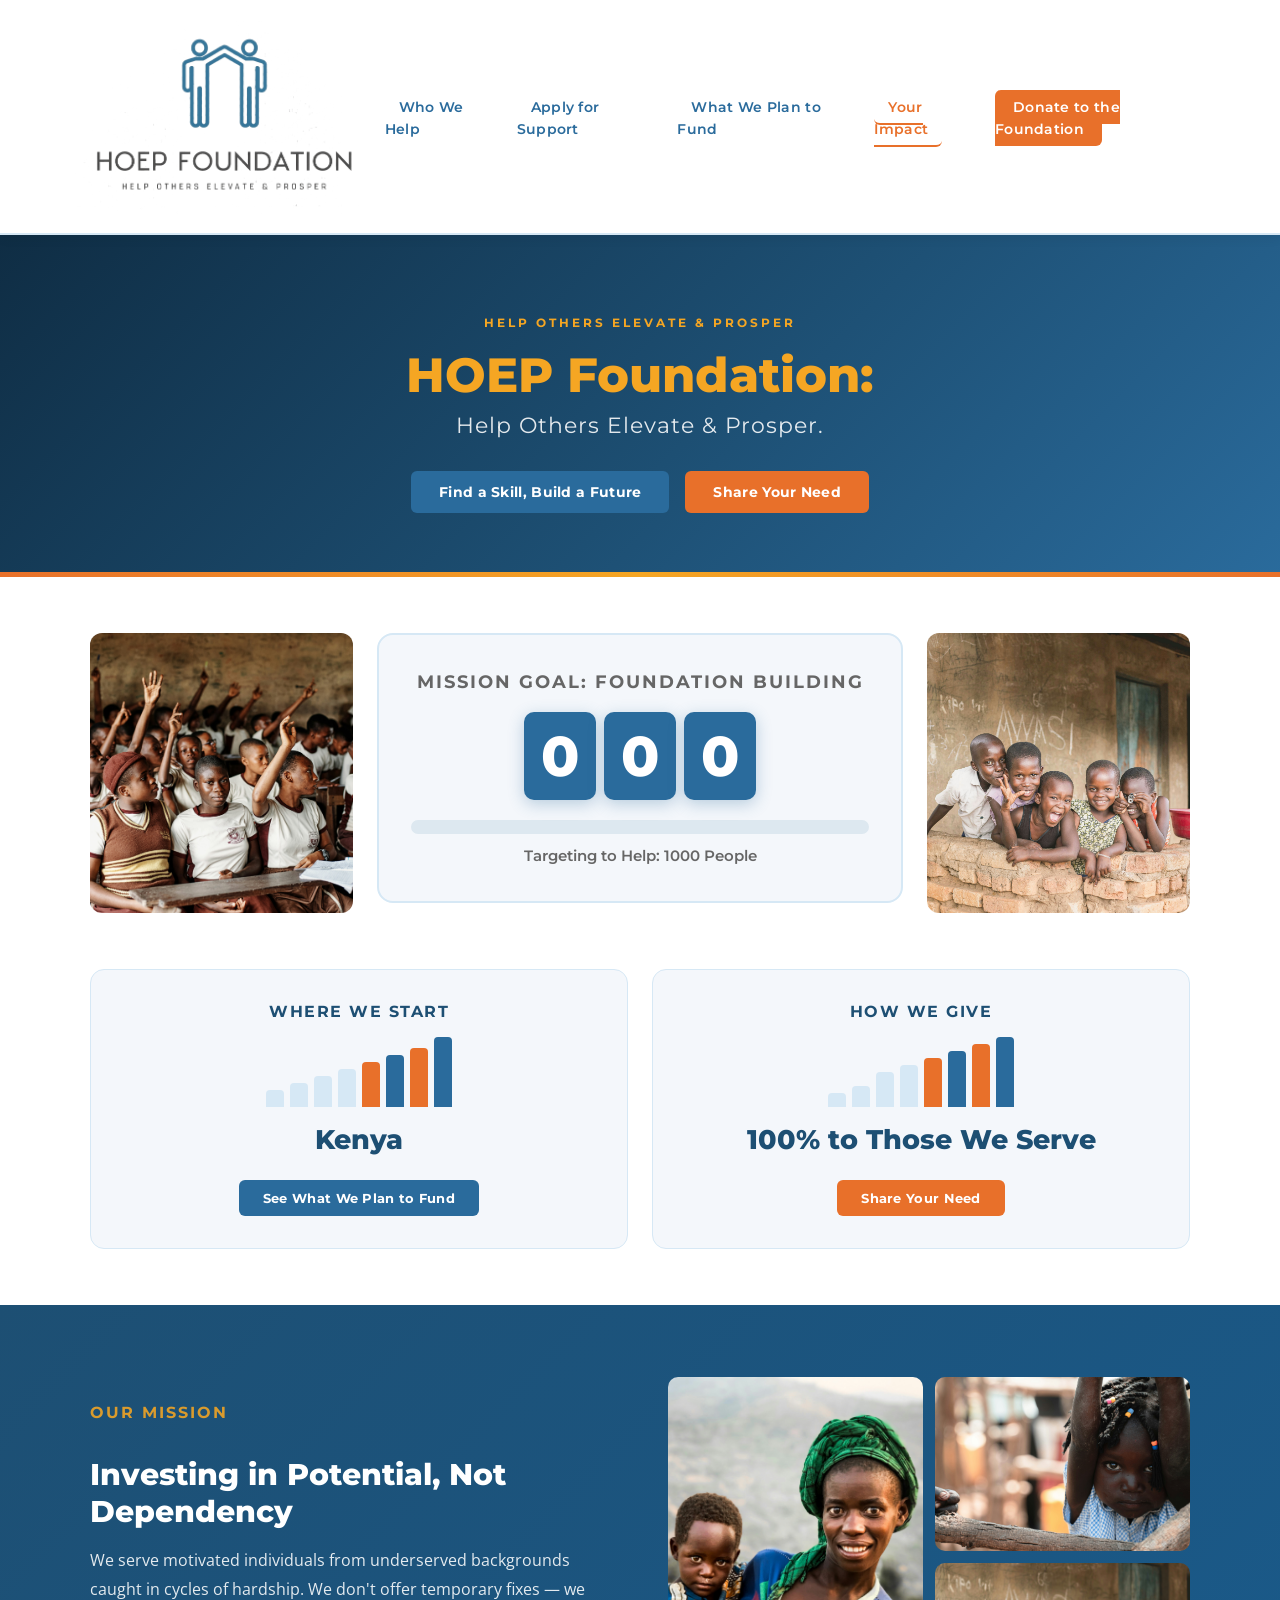
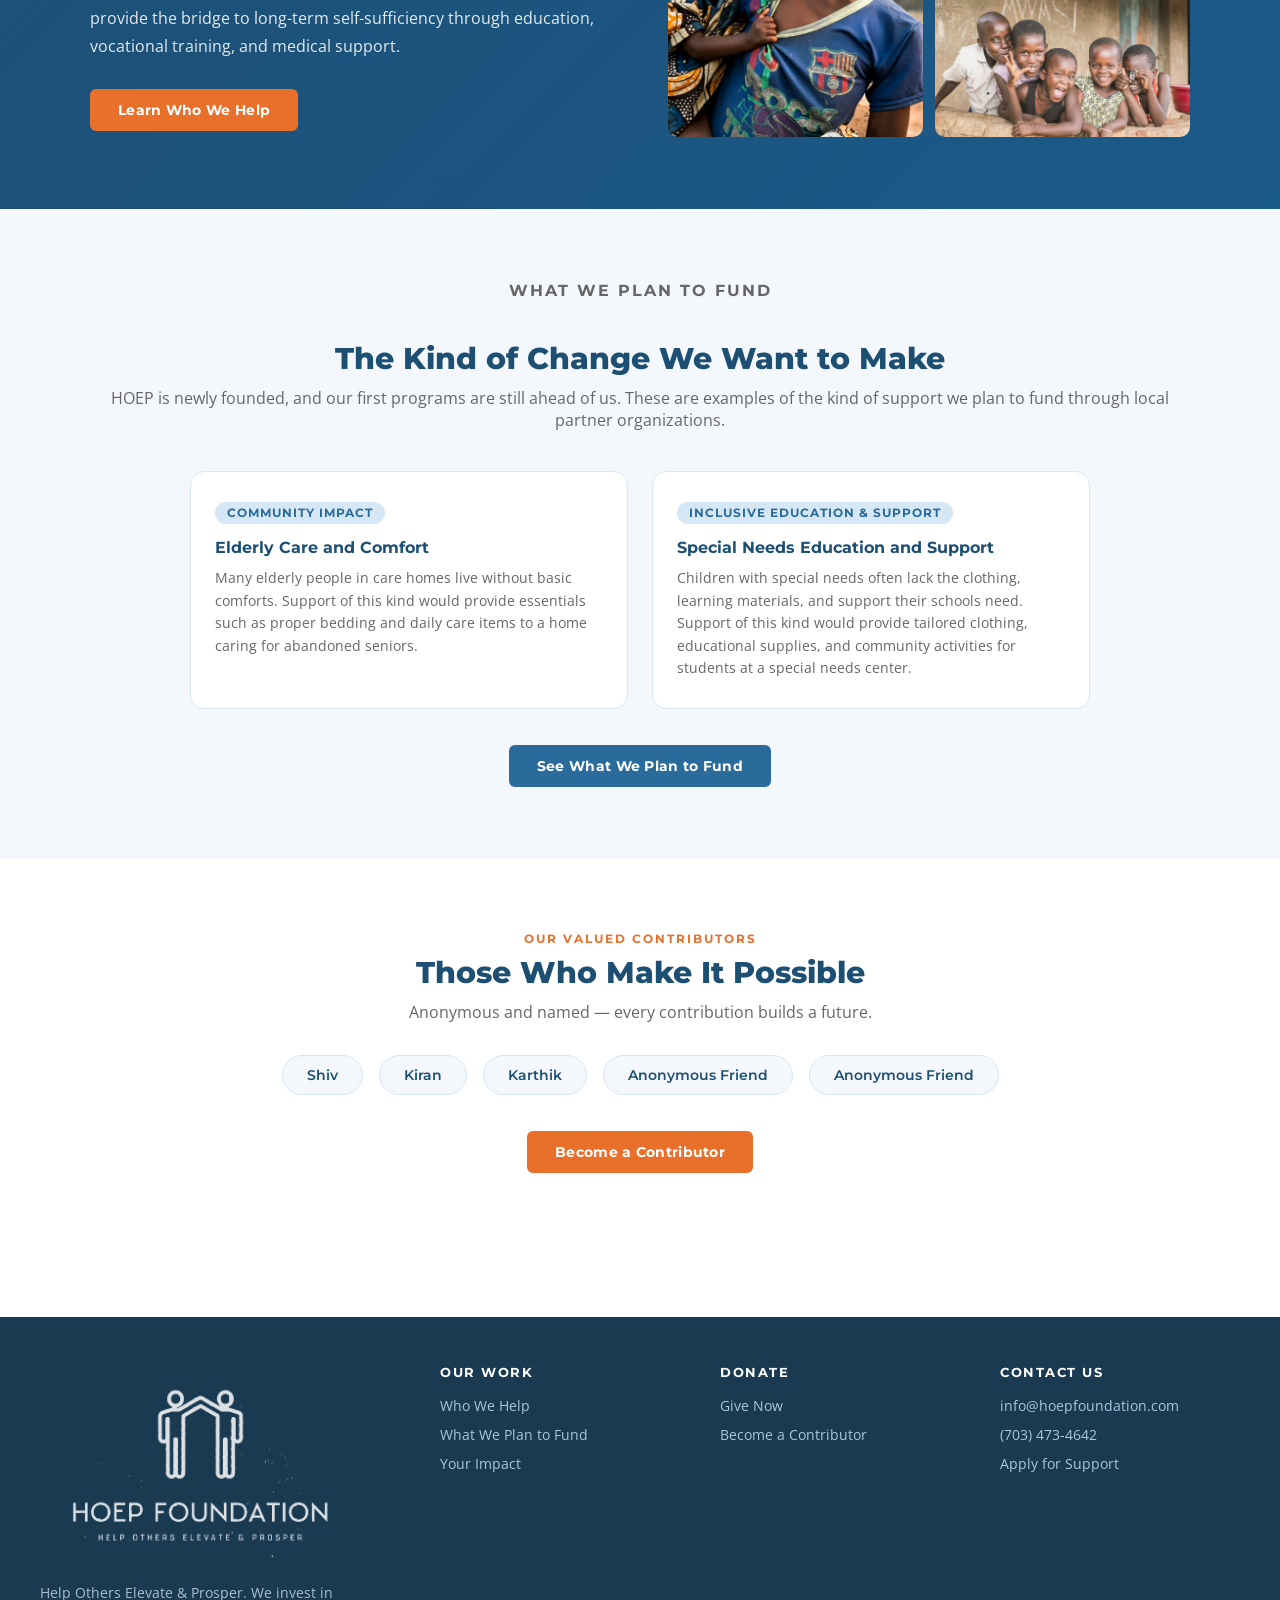
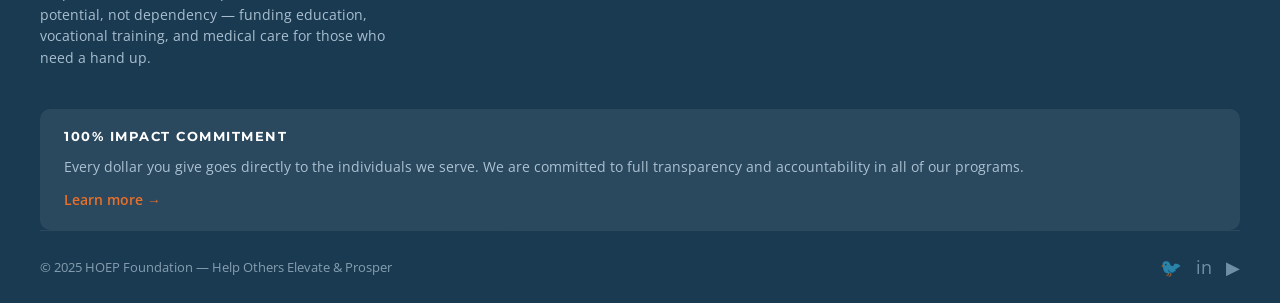
<file: index.html>
<!DOCTYPE html>
<html lang="en">
<head>
<meta charset="UTF-8">
<meta name="viewport" content="width=device-width, initial-scale=1.0">
<title>HOEP Foundation — Help Others Elevate & Prosper</title>
<link rel="stylesheet" href="styles.css">
<style>
.hero {
  position: relative;
  background: linear-gradient(135deg, #0f2d44 0%, #1d4f73 55%, #2A6B9C 100%);
  color: white;
  padding: 80px 24px 64px;
  overflow: hidden;
  text-align: center;
}

.hero::after {
  content: '';
  position: absolute;
  bottom: 0; left: 0; right: 0;
  height: 5px;
  background: linear-gradient(90deg, var(--orange), #f5a623, var(--orange));
}

.hero-eyebrow {
  font-family: 'Montserrat', sans-serif;
  font-size: 0.78rem;
  font-weight: 700;
  letter-spacing: 3px;
  text-transform: uppercase;
  color: #f5a623;
  margin-bottom: 18px;
}

.hero h1 {
  font-family: 'Montserrat', sans-serif;
  font-size: 3rem;
  font-weight: 800;
  line-height: 1.15;
  margin-bottom: 8px;
}

.hero h1 span { color: #f5a623; }

.hero-sub {
  font-family: 'Montserrat', sans-serif;
  font-size: 1.4rem;
  font-weight: 400;
  opacity: 0.88;
  margin-bottom: 32px;
  letter-spacing: 1px;
}

.hero-buttons {
  display: flex;
  gap: 16px;
  justify-content: center;
  flex-wrap: wrap;
}

.mission-section {
  background: var(--white);
  padding: 56px 24px;
}

.mission-inner {
  max-width: 1100px;
  margin: 0 auto;
  display: grid;
  grid-template-columns: 1fr 2fr 1fr;
  gap: 24px;
  align-items: start;
}

.mission-side-image {
  border-radius: 12px;
  overflow: hidden;
  height: 280px;
}

.mission-side-image img {
  width: 100%;
  height: 100%;
  object-fit: cover;
}

.mission-center {
  background: var(--gray-light);
  border-radius: 16px;
  padding: 36px 32px;
  text-align: center;
  border: 2px solid var(--blue-light);
}

.mission-center h2 {
  font-family: 'Montserrat', sans-serif;
  font-size: 1.1rem;
  font-weight: 700;
  color: var(--gray-mid);
  text-transform: uppercase;
  letter-spacing: 2px;
  margin-bottom: 20px;
}

.counter-display {
  display: flex;
  justify-content: center;
  gap: 8px;
  margin-bottom: 20px;
}

.counter-digit {
  background: var(--blue);
  color: white;
  font-family: 'Montserrat', sans-serif;
  font-size: 3.5rem;
  font-weight: 800;
  width: 72px;
  height: 88px;
  border-radius: 10px;
  display: flex;
  align-items: center;
  justify-content: center;
  box-shadow: 0 4px 16px rgba(42,107,156,0.3);
}

.mission-progress-bar {
  background: #dde8f0;
  border-radius: 999px;
  height: 14px;
  margin: 0 0 12px;
  overflow: hidden;
}

.mission-progress-fill {
  background: linear-gradient(90deg, var(--orange), #f5a623);
  height: 100%;
  border-radius: 999px;
  width: 0%;
}

.mission-target {
  font-family: 'Montserrat', sans-serif;
  font-size: 0.95rem;
  font-weight: 600;
  color: var(--gray-mid);
}

.stats-row {
  background: var(--white);
  padding: 0 24px 56px;
}

.stats-inner {
  max-width: 1100px;
  margin: 0 auto;
  display: grid;
  grid-template-columns: 1fr 1fr;
  gap: 24px;
}

.stat-card {
  background: var(--gray-light);
  border-radius: 14px;
  padding: 32px 28px;
  text-align: center;
  border: 1.5px solid var(--blue-light);
}

.stat-card h3 {
  font-family: 'Montserrat', sans-serif;
  font-size: 1rem;
  font-weight: 700;
  color: var(--blue-dark);
  text-transform: uppercase;
  letter-spacing: 1.5px;
  margin-bottom: 16px;
}

.stat-bars {
  display: flex;
  align-items: flex-end;
  justify-content: center;
  gap: 6px;
  height: 70px;
  margin-bottom: 16px;
}

.stat-bar {
  width: 18px;
  border-radius: 4px 4px 0 0;
  background: var(--blue-light);
}

.stat-bar.highlight { background: var(--orange); }
.stat-bar.highlight2 { background: var(--blue); }

.stat-number {
  font-family: 'Montserrat', sans-serif;
  font-size: 1.7rem;
  font-weight: 800;
  color: var(--blue-dark);
  margin-bottom: 8px;
}

.stat-card .btn {
  margin-top: 16px;
  padding: 10px 24px;
  font-size: 0.82rem;
}

.who-preview {
  background: linear-gradient(135deg, var(--blue-dark) 0%, #1a5a8a 100%);
  padding: 72px 24px;
  color: white;
}

.who-inner {
  max-width: 1100px;
  margin: 0 auto;
  display: grid;
  grid-template-columns: 1fr 1fr;
  gap: 56px;
  align-items: center;
}

.who-text .section-label { color: #f5a623; }
.who-text .section-title { color: var(--white); }

.who-text p {
  font-size: 1rem;
  line-height: 1.8;
  opacity: 0.88;
  margin: 16px 0 28px;
}

.who-images {
  display: grid;
  grid-template-columns: 1fr 1fr;
  grid-template-rows: 1fr 1fr;
  gap: 12px;
  height: 360px;
}

.who-img {
  border-radius: 10px;
  overflow: hidden;
}

.who-img img {
  width: 100%;
  height: 100%;
  object-fit: cover;
}

.who-img.tall { grid-row: span 2; }

.success-preview {
  padding: 72px 24px;
  background: var(--gray-light);
}

.success-inner {
  max-width: 1100px;
  margin: 0 auto;
  text-align: center;
}

.success-inner > p {
  color: var(--gray-mid);
  font-size: 1rem;
  margin-bottom: 40px;
}

.success-cards {
  display: grid;
  grid-template-columns: repeat(3, 1fr);
  gap: 24px;
  margin-bottom: 36px;
}

.success-card {
  background: var(--white);
  border-radius: 14px;
  padding: 28px 24px;
  text-align: left;
  border: 1.5px solid var(--blue-light);
  transition: transform 0.2s, box-shadow 0.2s;
}

.success-card:hover {
  transform: translateY(-4px);
  box-shadow: 0 12px 32px rgba(42,107,156,0.12);
}

.success-card-tag {
  display: inline-block;
  background: var(--blue-light);
  color: var(--blue);
  font-family: 'Montserrat', sans-serif;
  font-size: 0.72rem;
  font-weight: 700;
  text-transform: uppercase;
  letter-spacing: 1px;
  padding: 4px 12px;
  border-radius: 999px;
  margin-bottom: 14px;
}

.success-card h4 {
  font-family: 'Montserrat', sans-serif;
  font-size: 1rem;
  font-weight: 700;
  color: var(--blue-dark);
  margin-bottom: 10px;
}

.success-card p {
  font-size: 0.88rem;
  color: var(--gray-mid);
  line-height: 1.6;
}

.contributors {
  padding: 72px 24px;
  background: var(--white);
}

.contributors-inner {
  max-width: 900px;
  margin: 0 auto;
  text-align: center;
}

.contributor-list {
  display: flex;
  flex-wrap: wrap;
  justify-content: center;
  gap: 16px;
  margin-top: 32px;
}

.contributor-chip {
  background: var(--gray-light);
  border: 1.5px solid var(--blue-light);
  border-radius: 999px;
  padding: 10px 24px;
  font-family: 'Montserrat', sans-serif;
  font-size: 0.9rem;
  font-weight: 600;
  color: var(--blue-dark);
}

@media (max-width: 768px) {
  .hero h1 { font-size: 2rem; }
  .mission-inner { grid-template-columns: 1fr; }
  .mission-side-image { display: none; }
  .stats-inner { grid-template-columns: 1fr; }
  .who-inner { grid-template-columns: 1fr; }
  .who-images { height: 240px; }
  .success-cards { grid-template-columns: 1fr; }
}
</style>
</head>
<body>

<nav>
  <div class="nav-inner">
    <a class="nav-logo" href="index.html">
      <img src="logo.png" alt="HOEP Foundation">
    </a>
    <ul class="nav-links">
      <li><a href="who-we-help.html">Who We Help</a></li>
      <li><a href="apply.html">Apply for Support</a></li>
      <li><a href="success-stories.html">What We Plan to Fund</a></li>
      <li><a href="index.html" class="active">Your Impact</a></li>
      <li><a href="donate.html" class="btn-donate">Donate to the Foundation</a></li>
    </ul>
  </div>
</nav>

<section class="hero">
  <p class="hero-eyebrow">Help Others Elevate &amp; Prosper</p>
  <h1><span>HOEP Foundation:</span></h1>
  <p class="hero-sub">Help Others Elevate &amp; Prosper.</p>
  <div class="hero-buttons">
    <a href="who-we-help.html" class="btn btn-primary">Find a Skill, Build a Future</a>
    <a href="apply.html" class="btn btn-secondary">Share Your Need</a>
  </div>
</section>

<section class="mission-section">
  <div class="mission-inner">
    <div class="mission-side-image">
      <img src="education.jpg" alt="Students in classroom">
    </div>
    <div class="mission-center">
      <h2>Mission Goal: Foundation Building</h2>
      <div class="counter-display">
        
        <div class="counter-digit">0</div>
        <div class="counter-digit">0</div>
        <div class="counter-digit">0</div>
      </div>
      <div class="mission-progress-bar">
        <div class="mission-progress-fill"></div>
      </div>
      <p class="mission-target">Targeting to Help: 1000 People</p>
    </div>
    <div class="mission-side-image">
      <img src="children.jpg" alt="Children smiling">
    </div>
  </div>
</section>

<section class="stats-row">
  <div class="stats-inner">
    <div class="stat-card">
      <h3>Where We Start</h3>
      <div class="stat-bars">
        <div class="stat-bar" style="height:25%"></div>
        <div class="stat-bar" style="height:35%"></div>
        <div class="stat-bar" style="height:45%"></div>
        <div class="stat-bar" style="height:55%"></div>
        <div class="stat-bar highlight" style="height:65%"></div>
        <div class="stat-bar highlight2" style="height:75%"></div>
        <div class="stat-bar highlight" style="height:85%"></div>
        <div class="stat-bar highlight2" style="height:100%"></div>
      </div>
      <div class="stat-number">Kenya</div>
      <a href="success-stories.html" class="btn btn-primary">See What We Plan to Fund</a>
    </div>
    <div class="stat-card">
      <h3>How We Give</h3>
      <div class="stat-bars">
        <div class="stat-bar" style="height:20%"></div>
        <div class="stat-bar" style="height:30%"></div>
        <div class="stat-bar" style="height:50%"></div>
        <div class="stat-bar" style="height:60%"></div>
        <div class="stat-bar highlight" style="height:70%"></div>
        <div class="stat-bar highlight2" style="height:80%"></div>
        <div class="stat-bar highlight" style="height:90%"></div>
        <div class="stat-bar highlight2" style="height:100%"></div>
      </div>
      <div class="stat-number">100% to Those We Serve</div>
      <a href="apply.html" class="btn btn-secondary">Share Your Need</a>
    </div>
  </div>
</section>

<section class="who-preview">
  <div class="who-inner">
    <div class="who-text">
      <p class="section-label">Our Mission</p>
      <h2 class="section-title">Investing in Potential, Not Dependency</h2>
      <p>We serve motivated individuals from underserved backgrounds caught in cycles of hardship. We don't offer temporary fixes — we provide the bridge to long-term self-sufficiency through education, vocational training, and medical support.</p>
      <a href="who-we-help.html" class="btn btn-secondary">Learn Who We Help</a>
    </div>
    <div class="who-images">
      <div class="who-img tall">
        <img src="women.jpg" alt="Woman and child">
      </div>
      <div class="who-img">
        <img src="child.jpg" alt="Child">
      </div>
      <div class="who-img">
        <img src="children.jpg" alt="Children">
      </div>
    </div>
  </div>
</section>

<section class="success-preview">
  <div class="success-inner">
    <p class="section-label">What We Plan to Fund</p>
    <h2 class="section-title">The Kind of Change We Want to Make</h2>
    <p>HOEP is newly founded, and our first programs are still ahead of us. These are examples of the kind of support we plan to fund through local partner organizations.</p>
    <div class="success-cards">
      <div class="success-card">
        <span class="success-card-tag">Community Impact</span>
        <h4>Elderly Care and Comfort</h4>
        <p>Many elderly people in care homes live without basic comforts. Support of this kind would provide essentials such as proper bedding and daily care items to a home caring for abandoned seniors.</p>
      </div>
      <div class="success-card">
        <span class="success-card-tag">Inclusive Education &amp; Support</span>
        <h4>Special Needs Education and Support</h4>
        <p>Children with special needs often lack the clothing, learning materials, and support their schools need. Support of this kind would provide tailored clothing, educational supplies, and community activities for students at a special needs center.</p>
      </div>
    </div>
    <a href="success-stories.html" class="btn btn-primary">See What We Plan to Fund</a>
  </div>
</section>

<section class="contributors">
  <div class="contributors-inner">
    <p class="section-label">Our Valued Contributors</p>
    <h2 class="section-title">Those Who Make It Possible</h2>
    <p style="color:var(--gray-mid);margin-top:8px;">Anonymous and named — every contribution builds a future.</p>
    <div class="contributor-list">
      <div class="contributor-chip">Shiv</div>
      <div class="contributor-chip">Kiran</div>
      <div class="contributor-chip">Karthik</div>
      <div class="contributor-chip">Anonymous Friend</div>
      <div class="contributor-chip">Anonymous Friend</div>
    </div>
    <div style="margin-top:36px;">
      <a href="donate.html" class="btn btn-secondary">Become a Contributor</a>
    </div>
  </div>
</section>

<footer>
  <div class="footer-inner">
    <div class="footer-grid">
      <div class="footer-brand">
        <img src="logo.png" alt="HOEP Foundation">
        <p>Help Others Elevate & Prosper. We invest in potential, not dependency — funding education, vocational training, and medical care for those who need a hand up.</p>
      </div>
      <div class="footer-col">
        <h4>Our Work</h4>
        <a href="who-we-help.html">Who We Help</a>
        <a href="success-stories.html">What We Plan to Fund</a>
        <a href="index.html">Your Impact</a>
      </div>
      <div class="footer-col">
        <h4>Donate</h4>
        <a href="donate.html">Give Now</a>
        <a href="donate.html">Become a Contributor</a>
      </div>
      <div class="footer-col">
        <h4>Contact Us</h4>
        <a href="mailto:info@hoepfoundation.com">info@hoepfoundation.com</a>
        <a href="tel:+17034734642">(703) 473-4642</a>
        <a href="apply.html">Apply for Support</a>
      </div>
    </div>
    <div class="footer-impact">
      <h4>100% Impact Commitment</h4>
      <p>Every dollar you give goes directly to the individuals we serve. We are committed to full transparency and accountability in all of our programs.</p>
      <a href="who-we-help.html">Learn more →</a>
    </div>
    <div class="footer-bottom">
      <span>© 2025 HOEP Foundation — Help Others Elevate & Prosper</span>
      <div class="footer-social">
        <a href="#">&#x1F426;</a>
        <a href="#">in</a>
        <a href="#">&#9654;</a>
      </div>
    </div>
  </div>
</footer>

</body>
</html>
</file>
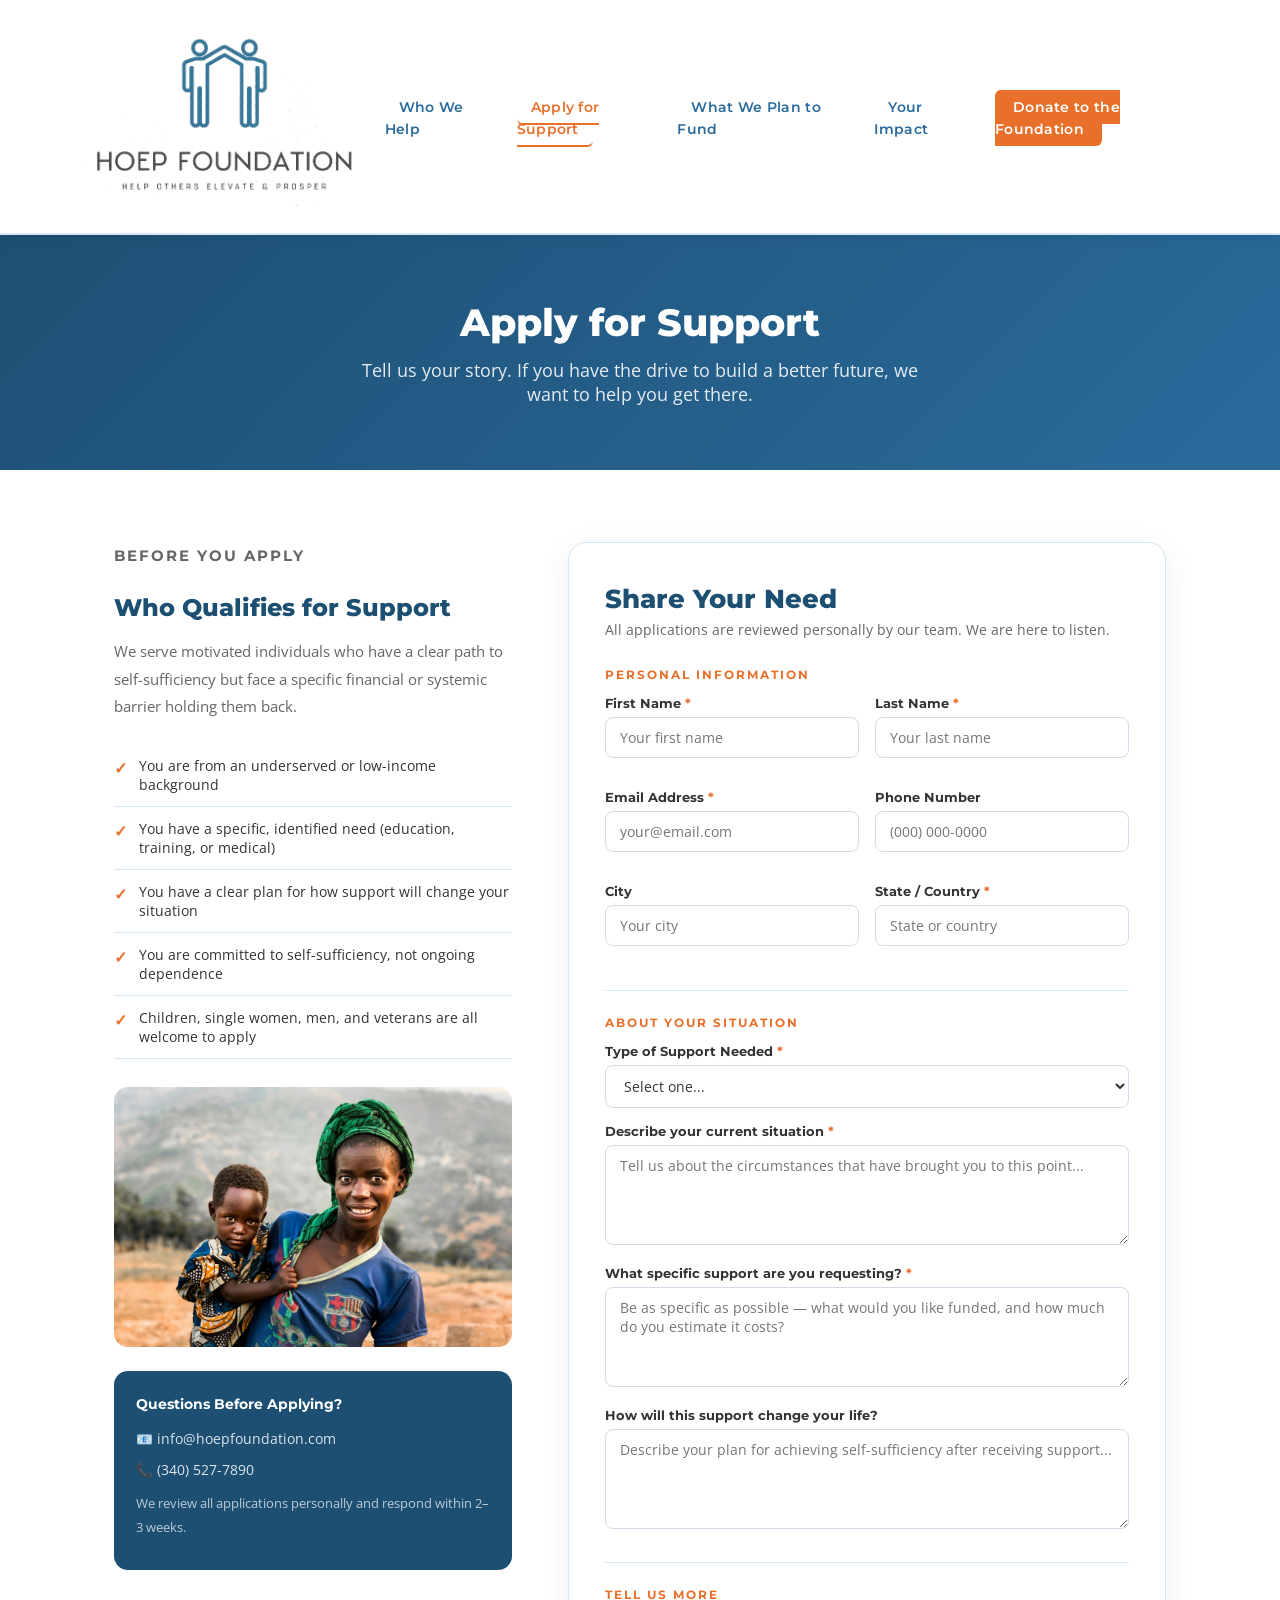
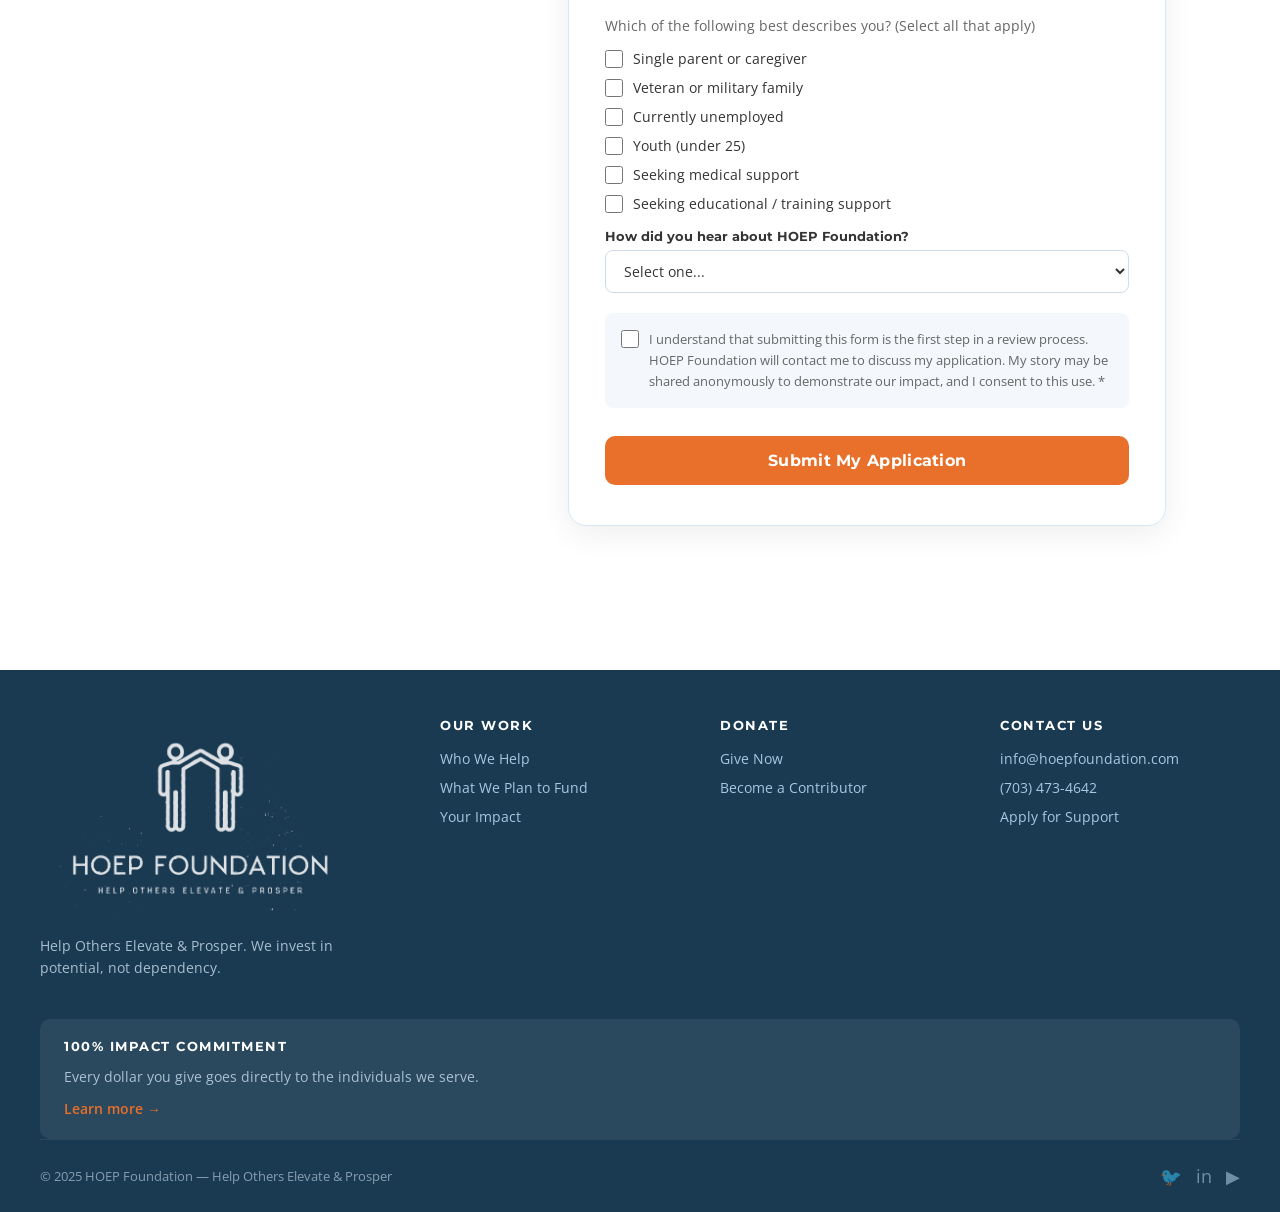
<file: apply.html>
<!DOCTYPE html>
<html lang="en">
<head>
<meta charset="UTF-8">
<meta name="viewport" content="width=device-width, initial-scale=1.0">
<title>Apply for Support — HOEP Foundation</title>
<link rel="stylesheet" href="styles.css">
<style>
.apply-layout {
  max-width: 1100px;
  margin: 0 auto;
  padding: 72px 24px;
  display: grid;
  grid-template-columns: 1fr 1.5fr;
  gap: 56px;
  align-items: start;
}

.apply-sidebar h2 {
  font-family: 'Montserrat', sans-serif;
  font-size: 1.5rem;
  font-weight: 800;
  color: var(--blue-dark);
  margin-bottom: 16px;
}

.apply-sidebar p {
  font-size: 0.95rem;
  line-height: 1.8;
  color: var(--gray-mid);
  margin-bottom: 24px;
}

.eligibility-list {
  list-style: none;
  margin-bottom: 28px;
}

.eligibility-list li {
  display: flex;
  gap: 12px;
  align-items: flex-start;
  padding: 12px 0;
  border-bottom: 1px solid var(--blue-light);
  font-size: 0.9rem;
  color: var(--gray-dark);
}

.eligibility-list li::before {
  content: '✓';
  color: var(--orange);
  font-weight: 700;
  font-size: 1rem;
  flex-shrink: 0;
  margin-top: 1px;
}

.apply-image {
  border-radius: 14px;
  overflow: hidden;
  height: 260px;
  margin-bottom: 24px;
}

.apply-image img {
  width: 100%;
  height: 100%;
  object-fit: cover;
}

.apply-contact-box {
  background: var(--blue-dark);
  color: white;
  border-radius: 14px;
  padding: 24px 22px;
}

.apply-contact-box h4 {
  font-family: 'Montserrat', sans-serif;
  font-size: 0.9rem;
  font-weight: 700;
  margin-bottom: 14px;
}

.apply-contact-box p {
  font-size: 0.85rem;
  opacity: 0.85;
  margin-bottom: 6px;
  color: white;
}

.apply-form-wrap {
  background: var(--white);
  border: 1.5px solid var(--blue-light);
  border-radius: 18px;
  padding: 40px 36px;
  box-shadow: 0 8px 32px rgba(0,0,0,0.07);
}

.apply-form-wrap h2 {
  font-family: 'Montserrat', sans-serif;
  font-size: 1.6rem;
  font-weight: 800;
  color: var(--blue-dark);
  margin-bottom: 6px;
}

.apply-form-wrap > p {
  color: var(--gray-mid);
  font-size: 0.9rem;
  margin-bottom: 28px;
}

.form-section-title {
  font-family: 'Montserrat', sans-serif;
  font-size: 0.75rem;
  font-weight: 700;
  text-transform: uppercase;
  letter-spacing: 2px;
  color: var(--orange);
  margin: 28px 0 14px;
  padding-top: 24px;
  border-top: 1.5px solid var(--blue-light);
}

.form-section-title:first-of-type {
  margin-top: 0;
  padding-top: 0;
  border-top: none;
}

.form-row {
  display: grid;
  grid-template-columns: 1fr 1fr;
  gap: 16px;
  margin-bottom: 16px;
}

.form-group { margin-bottom: 16px; }

.form-group label {
  display: block;
  font-family: 'Montserrat', sans-serif;
  font-size: 0.8rem;
  font-weight: 700;
  color: var(--gray-dark);
  margin-bottom: 6px;
}

.form-group label .req { color: var(--orange); }

.form-group input,
.form-group select,
.form-group textarea {
  width: 100%;
  border: 1.5px solid #d0dce8;
  border-radius: 8px;
  padding: 10px 14px;
  font-family: 'Open Sans', sans-serif;
  font-size: 0.9rem;
  color: var(--gray-dark);
  background: var(--white);
  transition: border-color 0.2s, box-shadow 0.2s;
  outline: none;
}

.form-group input:focus,
.form-group select:focus,
.form-group textarea:focus {
  border-color: var(--blue);
  box-shadow: 0 0 0 3px rgba(42,107,156,0.12);
}

.form-group textarea { resize: vertical; min-height: 100px; }

.checkbox-group {
  display: flex;
  flex-direction: column;
  gap: 10px;
  margin-bottom: 16px;
}

.checkbox-item {
  display: flex;
  align-items: flex-start;
  gap: 10px;
  font-size: 0.9rem;
  color: var(--gray-dark);
  cursor: pointer;
}

.checkbox-item input[type="checkbox"] {
  width: 18px;
  height: 18px;
  margin-top: 1px;
  accent-color: var(--blue);
  flex-shrink: 0;
}

.form-consent {
  background: var(--gray-light);
  border-radius: 8px;
  padding: 16px;
  margin: 20px 0;
}

.form-consent p {
  font-size: 0.82rem;
  color: var(--gray-mid);
  line-height: 1.6;
}

.btn-submit {
  width: 100%;
  padding: 15px;
  font-size: 1rem;
  border-radius: 10px;
  margin-top: 8px;
}

.success-message {
  display: none;
  background: #e6f4ea;
  border: 1.5px solid #4caf50;
  border-radius: 10px;
  padding: 20px;
  text-align: center;
  color: #2e7d32;
  font-family: 'Montserrat', sans-serif;
  font-size: 0.95rem;
  font-weight: 600;
  margin-top: 16px;
}

@media (max-width: 768px) {
  .apply-layout { grid-template-columns: 1fr; }
  .form-row { grid-template-columns: 1fr; }
  .apply-form-wrap { padding: 24px 20px; }
}
</style>
</head>
<body>

<nav>
  <div class="nav-inner">
    <a class="nav-logo" href="index.html">
      <img src="logo.png" alt="HOEP Foundation">
    </a>
    <ul class="nav-links">
      <li><a href="who-we-help.html">Who We Help</a></li>
      <li><a href="apply.html" class="active">Apply for Support</a></li>
      <li><a href="success-stories.html">What We Plan to Fund</a></li>
      <li><a href="index.html">Your Impact</a></li>
      <li><a href="donate.html" class="btn-donate">Donate to the Foundation</a></li>
    </ul>
  </div>
</nav>

<div class="page-hero">
  <h1>Apply for Support</h1>
  <p>Tell us your story. If you have the drive to build a better future, we want to help you get there.</p>
</div>

<div class="apply-layout">
  <div class="apply-sidebar">
    <p class="section-label">Before You Apply</p>
    <h2>Who Qualifies for Support</h2>
    <p>We serve motivated individuals who have a clear path to self-sufficiency but face a specific financial or systemic barrier holding them back.</p>
    <ul class="eligibility-list">
      <li>You are from an underserved or low-income background</li>
      <li>You have a specific, identified need (education, training, or medical)</li>
      <li>You have a clear plan for how support will change your situation</li>
      <li>You are committed to self-sufficiency, not ongoing dependence</li>
      <li>Children, single women, men, and veterans are all welcome to apply</li>
    </ul>
    <div class="apply-image">
      <img src="women.jpg" alt="Woman looking towards future">
    </div>
    <div class="apply-contact-box">
      <h4>Questions Before Applying?</h4>
      <p>📧 info@hoepfoundation.com</p>
      <p>📞 (340) 527-7890</p>
      <p style="margin-top:10px;opacity:0.7;font-size:0.82rem;">We review all applications personally and respond within 2–3 weeks.</p>
    </div>
  </div>

  <div class="apply-form-wrap">
    <h2>Share Your Need</h2>
    <p>All applications are reviewed personally by our team. We are here to listen.</p>

    <div id="applyForm">
      <p class="form-section-title">Personal Information</p>
      <div class="form-row">
        <div class="form-group">
          <label>First Name <span class="req">*</span></label>
          <input type="text" placeholder="Your first name">
        </div>
        <div class="form-group">
          <label>Last Name <span class="req">*</span></label>
          <input type="text" placeholder="Your last name">
        </div>
      </div>
      <div class="form-row">
        <div class="form-group">
          <label>Email Address <span class="req">*</span></label>
          <input type="email" placeholder="your@email.com">
        </div>
        <div class="form-group">
          <label>Phone Number</label>
          <input type="tel" placeholder="(000) 000-0000">
        </div>
      </div>
      <div class="form-row">
        <div class="form-group">
          <label>City</label>
          <input type="text" placeholder="Your city">
        </div>
        <div class="form-group">
          <label>State / Country <span class="req">*</span></label>
          <input type="text" placeholder="State or country">
        </div>
      </div>

      <p class="form-section-title">About Your Situation</p>
      <div class="form-group">
        <label>Type of Support Needed <span class="req">*</span></label>
        <select>
          <option value="">Select one...</option>
          <option>Education Funding</option>
          <option>Vocational Training</option>
          <option>Medical Procedure / Surgery</option>
          <option>Micro-Loan / Small Business</option>
          <option>Youth / Child Program</option>
          <option>Elder Care Support</option>
          <option>Other</option>
        </select>
      </div>
      <div class="form-group">
        <label>Describe your current situation <span class="req">*</span></label>
        <textarea placeholder="Tell us about the circumstances that have brought you to this point..."></textarea>
      </div>
      <div class="form-group">
        <label>What specific support are you requesting? <span class="req">*</span></label>
        <textarea placeholder="Be as specific as possible — what would you like funded, and how much do you estimate it costs?"></textarea>
      </div>
      <div class="form-group">
        <label>How will this support change your life?</label>
        <textarea placeholder="Describe your plan for achieving self-sufficiency after receiving support..."></textarea>
      </div>

      <p class="form-section-title">Tell Us More</p>
      <p style="font-size:0.85rem;color:var(--gray-mid);margin-bottom:14px;">Which of the following best describes you? (Select all that apply)</p>
      <div class="checkbox-group">
        <label class="checkbox-item"><input type="checkbox"> Single parent or caregiver</label>
        <label class="checkbox-item"><input type="checkbox"> Veteran or military family</label>
        <label class="checkbox-item"><input type="checkbox"> Currently unemployed</label>
        <label class="checkbox-item"><input type="checkbox"> Youth (under 25)</label>
        <label class="checkbox-item"><input type="checkbox"> Seeking medical support</label>
        <label class="checkbox-item"><input type="checkbox"> Seeking educational / training support</label>
      </div>

      <div class="form-group">
        <label>How did you hear about HOEP Foundation?</label>
        <select>
          <option value="">Select one...</option>
          <option>Social Media</option>
          <option>Word of Mouth / Referral</option>
          <option>Community Organization</option>
          <option>Internet Search</option>
          <option>Other</option>
        </select>
      </div>

      <div class="form-consent">
        <label class="checkbox-item">
          <input type="checkbox">
          <p>I understand that submitting this form is the first step in a review process. HOEP Foundation will contact me to discuss my application. My story may be shared anonymously to demonstrate our impact, and I consent to this use. <span class="req">*</span></p>
        </label>
      </div>

      <button class="btn btn-secondary btn-submit" onclick="submitForm()">Submit My Application</button>
    </div>

    <div class="success-message" id="successMsg">
      🎉 Thank you for sharing your story! We have received your application and our team will reach out within 2–3 weeks. We believe in you.
    </div>
  </div>
</div>

<footer>
  <div class="footer-inner">
    <div class="footer-grid">
      <div class="footer-brand">
        <img src="logo.png" alt="HOEP Foundation">
        <p>Help Others Elevate & Prosper. We invest in potential, not dependency.</p>
      </div>
      <div class="footer-col">
        <h4>Our Work</h4>
        <a href="who-we-help.html">Who We Help</a>
        <a href="success-stories.html">What We Plan to Fund</a>
        <a href="index.html">Your Impact</a>
      </div>
      <div class="footer-col">
        <h4>Donate</h4>
        <a href="donate.html">Give Now</a>
        <a href="donate.html">Become a Contributor</a>
      </div>
      <div class="footer-col">
        <h4>Contact Us</h4>
        <a href="mailto:info@hoepfoundation.com">info@hoepfoundation.com</a>
        <a href="tel:+17034734642">(703) 473-4642</a>
        <a href="apply.html">Apply for Support</a>
      </div>
    </div>
    <div class="footer-impact">
      <h4>100% Impact Commitment</h4>
      <p>Every dollar you give goes directly to the individuals we serve.</p>
      <a href="who-we-help.html">Learn more →</a>
    </div>
    <div class="footer-bottom">
      <span>© 2025 HOEP Foundation — Help Others Elevate & Prosper</span>
      <div class="footer-social">
        <a href="#">&#x1F426;</a>
        <a href="#">in</a>
        <a href="#">&#9654;</a>
      </div>
    </div>
  </div>
</footer>

<script>
function submitForm() {
  document.getElementById('applyForm').style.display = 'none';
  document.getElementById('successMsg').style.display = 'block';
  window.scrollTo({ top: document.getElementById('successMsg').offsetTop - 100, behavior: 'smooth' });
}
</script>

</body>
</html>
</file>
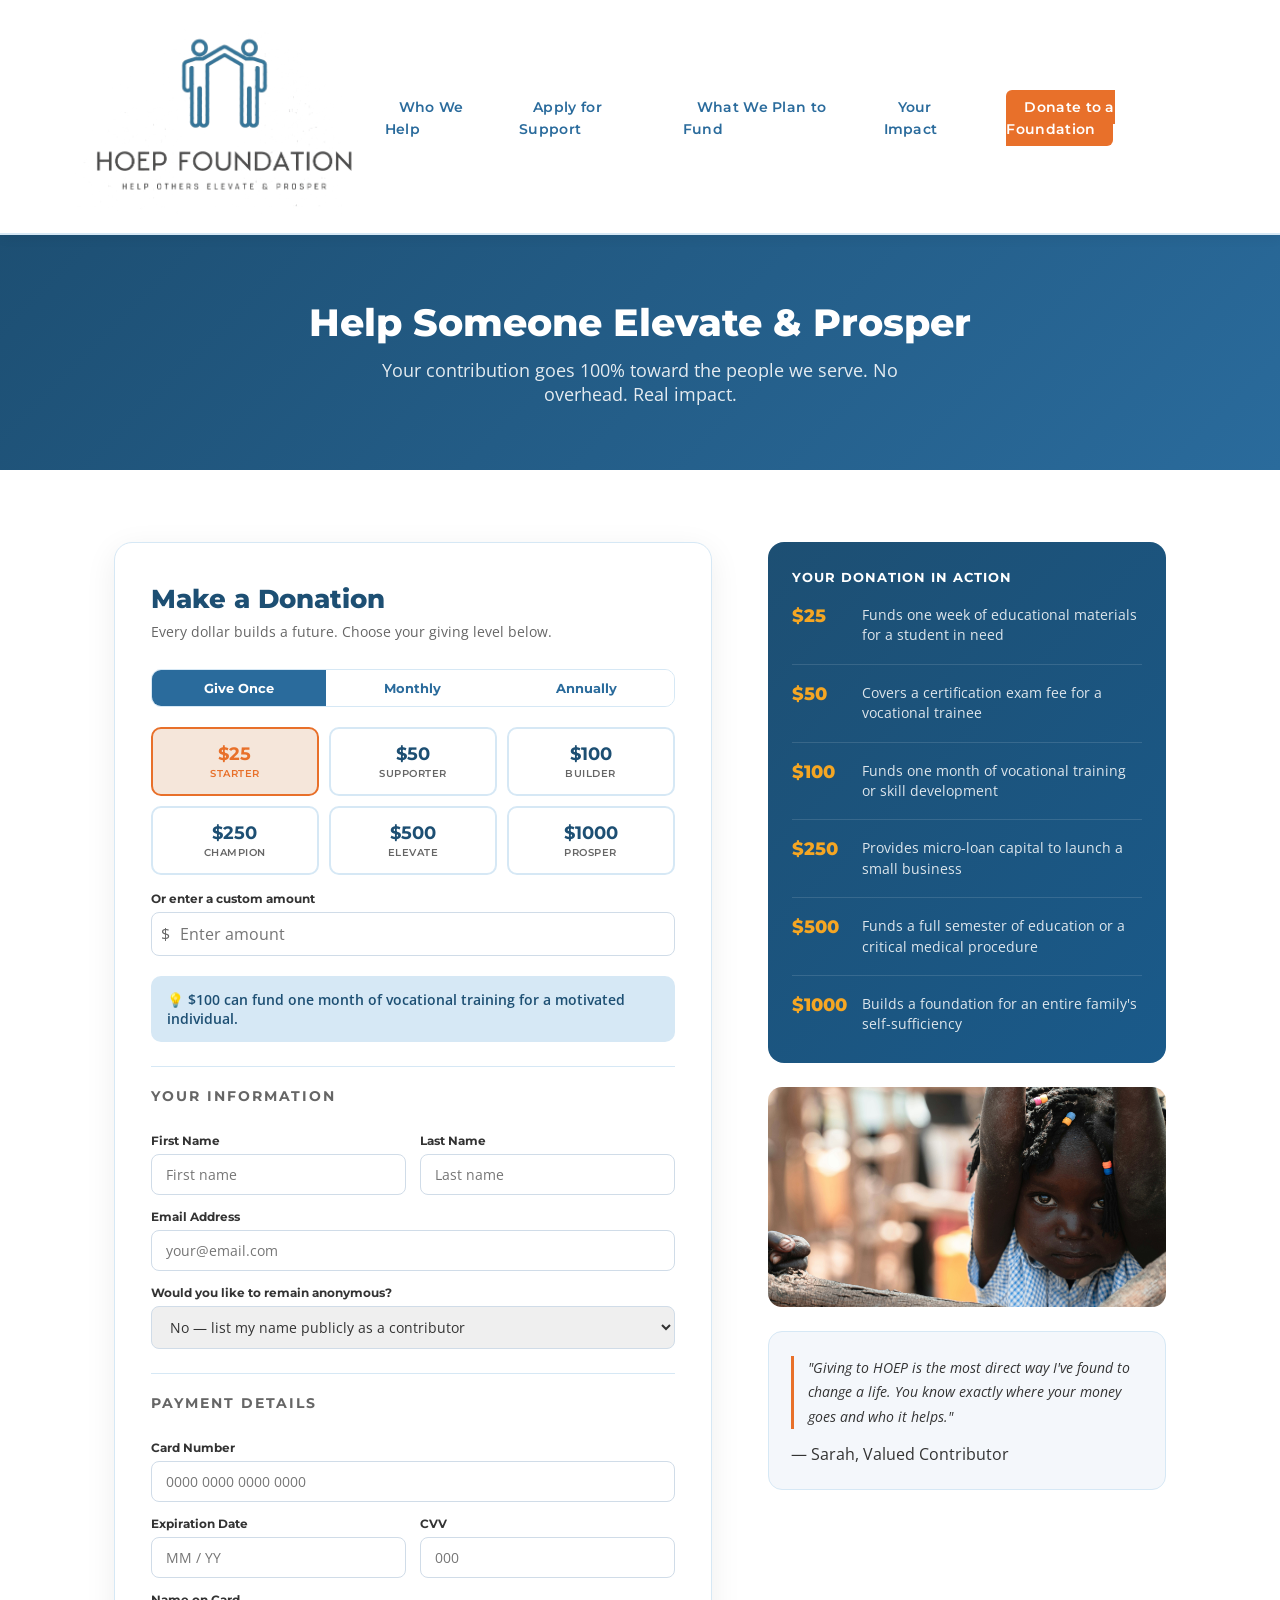
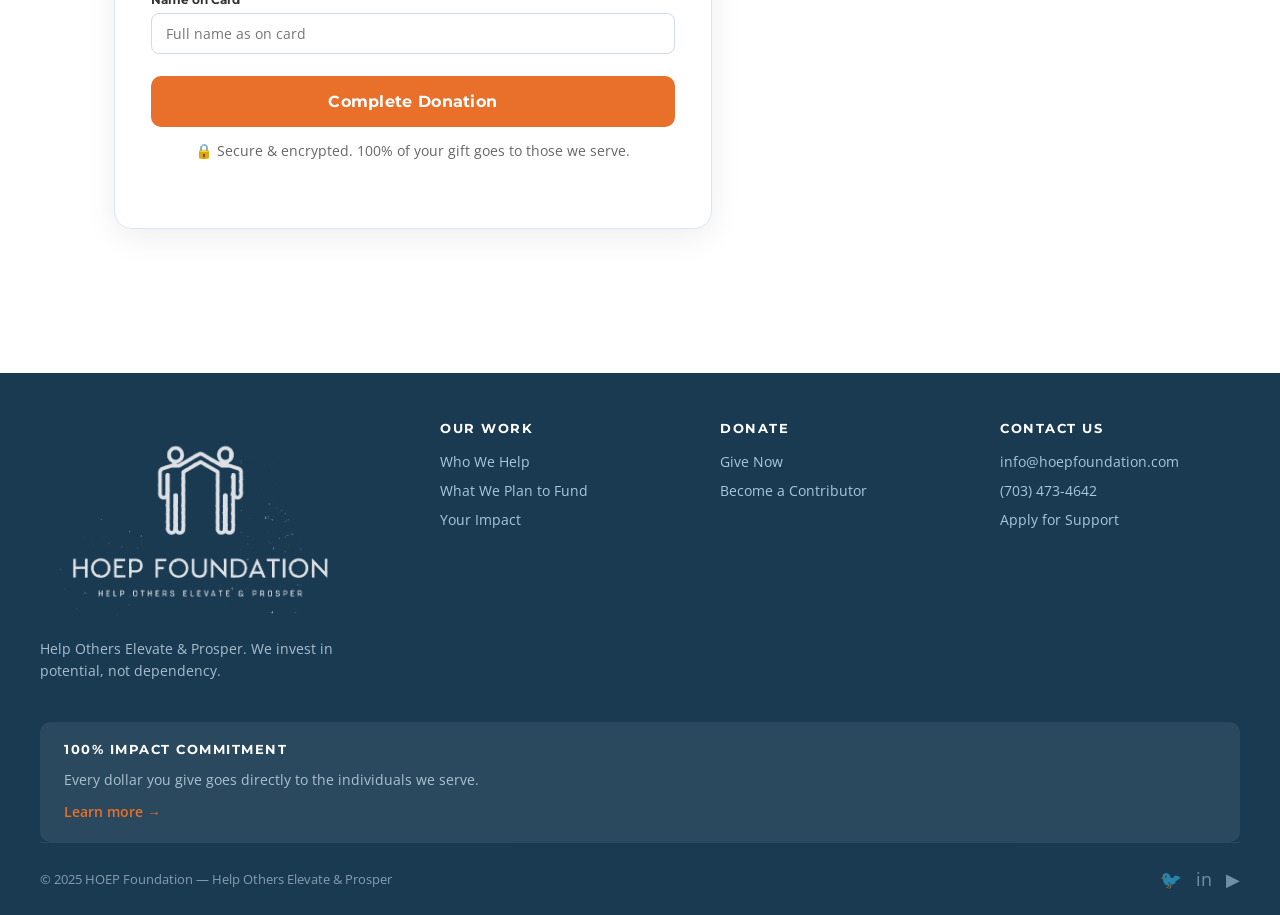
<file: donate.html>
<!DOCTYPE html>
<html lang="en">
<head>
<meta charset="UTF-8">
<meta name="viewport" content="width=device-width, initial-scale=1.0">
<title>Donate — HOEP Foundation</title>
<link rel="stylesheet" href="styles.css">
<style>
.donate-layout {
  max-width: 1100px;
  margin: 0 auto;
  padding: 72px 24px;
  display: grid;
  grid-template-columns: 1.5fr 1fr;
  gap: 56px;
  align-items: start;
}

.donate-form-wrap {
  background: var(--white);
  border: 1.5px solid var(--blue-light);
  border-radius: 18px;
  padding: 40px 36px;
  box-shadow: 0 8px 32px rgba(0,0,0,0.07);
}

.donate-form-wrap h2 {
  font-family: 'Montserrat', sans-serif;
  font-size: 1.6rem;
  font-weight: 800;
  color: var(--blue-dark);
  margin-bottom: 8px;
}

.donate-form-wrap > p {
  color: var(--gray-mid);
  font-size: 0.9rem;
  margin-bottom: 28px;
}

.amount-grid {
  display: grid;
  grid-template-columns: repeat(3, 1fr);
  gap: 10px;
  margin-bottom: 16px;
}

.amount-btn {
  border: 2px solid var(--blue-light);
  background: var(--white);
  border-radius: 10px;
  padding: 14px 8px;
  text-align: center;
  cursor: pointer;
  transition: all 0.2s;
  font-family: 'Montserrat', sans-serif;
  font-size: 1.1rem;
  font-weight: 700;
  color: var(--blue-dark);
}

.amount-btn:hover, .amount-btn.selected {
  border-color: var(--orange);
  background: var(--orange-light);
  color: var(--orange);
}

.amount-btn small {
  display: block;
  font-size: 0.65rem;
  font-weight: 600;
  color: var(--gray-mid);
  margin-top: 3px;
  text-transform: uppercase;
  letter-spacing: 0.5px;
}

.amount-btn.selected small { color: var(--orange); }

.custom-amount { margin-bottom: 20px; }

.custom-amount label {
  font-family: 'Montserrat', sans-serif;
  font-size: 0.78rem;
  font-weight: 700;
  color: var(--gray-dark);
  display: block;
  margin-bottom: 6px;
}

.custom-amount-wrap { position: relative; }

.custom-amount-wrap::before {
  content: '$';
  position: absolute;
  left: 10px;
  top: 50%;
  transform: translateY(-50%);
  color: var(--gray-mid);
  font-size: 1rem;
}

.custom-amount input {
  width: 100%;
  border: 1.5px solid #d0dce8;
  border-radius: 8px;
  padding: 10px 14px 10px 28px;
  font-size: 1rem;
  font-family: 'Open Sans', sans-serif;
  color: var(--gray-dark);
  outline: none;
  transition: border-color 0.2s;
}

.custom-amount input:focus { border-color: var(--blue); }

.form-section-title {
  font-family: 'Montserrat', sans-serif;
  font-size: 0.75rem;
  font-weight: 700;
  text-transform: uppercase;
  letter-spacing: 2px;
  color: var(--orange);
  margin: 24px 0 14px;
  padding-top: 20px;
  border-top: 1.5px solid var(--blue-light);
}

.form-group { margin-bottom: 14px; }

.form-group label {
  display: block;
  font-family: 'Montserrat', sans-serif;
  font-size: 0.78rem;
  font-weight: 700;
  color: var(--gray-dark);
  margin-bottom: 6px;
}

.form-group input, .form-group select {
  width: 100%;
  border: 1.5px solid #d0dce8;
  border-radius: 8px;
  padding: 10px 14px;
  font-family: 'Open Sans', sans-serif;
  font-size: 0.9rem;
  color: var(--gray-dark);
  outline: none;
  transition: border-color 0.2s;
}

.form-group input:focus, .form-group select:focus { border-color: var(--blue); }

.form-row {
  display: grid;
  grid-template-columns: 1fr 1fr;
  gap: 14px;
}

.frequency-tabs {
  display: flex;
  margin-bottom: 20px;
  border: 1.5px solid var(--blue-light);
  border-radius: 10px;
  overflow: hidden;
}

.freq-tab {
  flex: 1;
  padding: 10px;
  text-align: center;
  cursor: pointer;
  font-family: 'Montserrat', sans-serif;
  font-size: 0.82rem;
  font-weight: 700;
  color: var(--blue);
  background: var(--white);
  transition: all 0.2s;
  border: none;
}

.freq-tab.active {
  background: var(--blue);
  color: white;
}

.impact-note {
  background: var(--blue-light);
  border-radius: 10px;
  padding: 14px 16px;
  margin-bottom: 20px;
  font-size: 0.85rem;
  color: var(--blue-dark);
  font-weight: 600;
}

.btn-donate-submit {
  width: 100%;
  padding: 16px;
  font-size: 1rem;
  border-radius: 10px;
  margin-top: 8px;
}

.secure-note {
  text-align: center;
  margin-top: 14px;
  font-size: 0.78rem;
  color: var(--gray-mid);
}

.impact-box {
  background: linear-gradient(135deg, var(--blue-dark) 0%, #1a5a8a 100%);
  color: white;
  border-radius: 16px;
  padding: 28px 24px;
  margin-bottom: 24px;
}

.impact-box h3 {
  font-family: 'Montserrat', sans-serif;
  font-size: 0.8rem;
  font-weight: 700;
  margin-bottom: 20px;
  text-transform: uppercase;
  letter-spacing: 1px;
}

.impact-item {
  display: flex;
  gap: 14px;
  align-items: flex-start;
  margin-bottom: 18px;
  padding-bottom: 18px;
  border-bottom: 1px solid rgba(255,255,255,0.12);
}

.impact-item:last-child {
  margin-bottom: 0;
  padding-bottom: 0;
  border-bottom: none;
}

.impact-item-amount {
  font-family: 'Montserrat', sans-serif;
  font-size: 1.1rem;
  font-weight: 800;
  color: #f5a623;
  min-width: 56px;
}

.impact-item-desc {
  font-size: 0.85rem;
  line-height: 1.5;
  opacity: 0.85;
}

.donor-image {
  border-radius: 14px;
  overflow: hidden;
  height: 220px;
  margin-bottom: 24px;
}

.donor-image img {
  width: 100%;
  height: 100%;
  object-fit: cover;
}

.testimonial-box {
  background: var(--gray-light);
  border-radius: 14px;
  padding: 24px 22px;
  border: 1.5px solid var(--blue-light);
}

.testimonial-box blockquote {
  font-style: italic;
  font-size: 0.9rem;
  color: var(--gray-dark);
  line-height: 1.7;
  margin-bottom: 14px;
  border-left: 3px solid var(--orange);
  padding-left: 14px;
}

.testimonial-box cite {
  font-family: 'Montserrat', sans-serif;
  font-size: 0.78rem;
  font-weight: 700;
  color: var(--blue);
  font-style: normal;
}

.donate-success {
  display: none;
  background: #e6f4ea;
  border: 1.5px solid #4caf50;
  border-radius: 12px;
  padding: 28px;
  text-align: center;
  color: #2e7d32;
}

.donate-success h3 {
  font-family: 'Montserrat', sans-serif;
  font-size: 1.3rem;
  font-weight: 800;
  margin-bottom: 10px;
}

.donate-success p { font-size: 0.95rem; }

@media (max-width: 768px) {
  .donate-layout { grid-template-columns: 1fr; }
  .form-row { grid-template-columns: 1fr; }
  .amount-grid { grid-template-columns: repeat(2, 1fr); }
}
</style>
</head>
<body>

<nav>
  <div class="nav-inner">
    <a class="nav-logo" href="index.html">
      <img src="logo.png" alt="HOEP Foundation">
    </a>
    <ul class="nav-links">
      <li><a href="who-we-help.html">Who We Help</a></li>
      <li><a href="apply.html">Apply for Support</a></li>
      <li><a href="success-stories.html">What We Plan to Fund</a></li>
      <li><a href="index.html">Your Impact</a></li>
      <li><a href="donate.html" class="btn-donate">Donate to a Foundation</a></li>
    </ul>
  </div>
</nav>

<div class="page-hero">
  <h1>Help Someone Elevate &amp; Prosper</h1>
  <p>Your contribution goes 100% toward the people we serve. No overhead. Real impact.</p>
</div>

<div class="donate-layout">
  <div>
    <div id="donateForm" class="donate-form-wrap">
      <h2>Make a Donation</h2>
      <p>Every dollar builds a future. Choose your giving level below.</p>

      <div class="frequency-tabs">
        <button class="freq-tab active" onclick="setFreq(this)">Give Once</button>
        <button class="freq-tab" onclick="setFreq(this)">Monthly</button>
        <button class="freq-tab" onclick="setFreq(this)">Annually</button>
      </div>

      <div class="amount-grid">
        <div class="amount-btn selected" onclick="selectAmount(this)">$25<small>Starter</small></div>
        <div class="amount-btn" onclick="selectAmount(this)">$50<small>Supporter</small></div>
        <div class="amount-btn" onclick="selectAmount(this)">$100<small>Builder</small></div>
        <div class="amount-btn" onclick="selectAmount(this)">$250<small>Champion</small></div>
        <div class="amount-btn" onclick="selectAmount(this)">$500<small>Elevate</small></div>
        <div class="amount-btn" onclick="selectAmount(this)">$1000<small>Prosper</small></div>
      </div>

      <div class="custom-amount">
        <label>Or enter a custom amount</label>
        <div class="custom-amount-wrap">
          <input type="number" placeholder="Enter amount">
        </div>
      </div>

      <div class="impact-note">
        💡 $100 can fund one month of vocational training for a motivated individual.
      </div>

      <p class="form-section-title">Your Information</p>
      <div class="form-row">
        <div class="form-group">
          <label>First Name</label>
          <input type="text" placeholder="First name">
        </div>
        <div class="form-group">
          <label>Last Name</label>
          <input type="text" placeholder="Last name">
        </div>
      </div>
      <div class="form-group">
        <label>Email Address</label>
        <input type="email" placeholder="your@email.com">
      </div>
      <div class="form-group">
        <label>Would you like to remain anonymous?</label>
        <select>
          <option>No — list my name publicly as a contributor</option>
          <option>Yes — list me as "Anonymous Friend"</option>
        </select>
      </div>

      <p class="form-section-title">Payment Details</p>
      <div class="form-group">
        <label>Card Number</label>
        <input type="text" placeholder="0000 0000 0000 0000">
      </div>
      <div class="form-row">
        <div class="form-group">
          <label>Expiration Date</label>
          <input type="text" placeholder="MM / YY">
        </div>
        <div class="form-group">
          <label>CVV</label>
          <input type="text" placeholder="000">
        </div>
      </div>
      <div class="form-group">
        <label>Name on Card</label>
        <input type="text" placeholder="Full name as on card">
      </div>

      <button class="btn btn-secondary btn-donate-submit" onclick="completeDonation()">
        Complete Donation
      </button>
      <p class="secure-note">🔒 Secure & encrypted. 100% of your gift goes to those we serve.</p>
    </div>

    <div class="donate-success" id="donateSuccess">
      <h3>🙏 Thank You for Your Generosity!</h3>
      <p>Your donation has been received. You are making a real, lasting difference in someone's life. A receipt will be sent to your email.</p>
    </div>
  </div>

  <div>
    <div class="impact-box">
      <h3>Your Donation In Action</h3>
      <div class="impact-item">
        <div class="impact-item-amount">$25</div>
        <div class="impact-item-desc">Funds one week of educational materials for a student in need</div>
      </div>
      <div class="impact-item">
        <div class="impact-item-amount">$50</div>
        <div class="impact-item-desc">Covers a certification exam fee for a vocational trainee</div>
      </div>
      <div class="impact-item">
        <div class="impact-item-amount">$100</div>
        <div class="impact-item-desc">Funds one month of vocational training or skill development</div>
      </div>
      <div class="impact-item">
        <div class="impact-item-amount">$250</div>
        <div class="impact-item-desc">Provides micro-loan capital to launch a small business</div>
      </div>
      <div class="impact-item">
        <div class="impact-item-amount">$500</div>
        <div class="impact-item-desc">Funds a full semester of education or a critical medical procedure</div>
      </div>
      <div class="impact-item">
        <div class="impact-item-amount">$1000</div>
        <div class="impact-item-desc">Builds a foundation for an entire family's self-sufficiency</div>
      </div>
    </div>

    <div class="donor-image">
      <img src="child.jpg" alt="A child with a future to build">
    </div>

    <div class="testimonial-box">
      <blockquote>"Giving to HOEP is the most direct way I've found to change a life. You know exactly where your money goes and who it helps."</blockquote>
      — Sarah, Valued Contributor
    </div>
  </div>
</div>

<footer>
  <div class="footer-inner">
    <div class="footer-grid">
      <div class="footer-brand">
        <img src="logo.png" alt="HOEP Foundation">
        <p>Help Others Elevate & Prosper. We invest in potential, not dependency.</p>
      </div>
      <div class="footer-col">
        <h4>Our Work</h4>
        <a href="who-we-help.html">Who We Help</a>
        <a href="success-stories.html">What We Plan to Fund</a>
        <a href="index.html">Your Impact</a>
      </div>
      <div class="footer-col">
        <h4>Donate</h4>
        <a href="donate.html">Give Now</a>
        <a href="donate.html">Become a Contributor</a>
      </div>
      <div class="footer-col">
        <h4>Contact Us</h4>
        <a href="mailto:info@hoepfoundation.com">info@hoepfoundation.com</a>
        <a href="tel:+17034734642">(703) 473-4642</a>
        <a href="apply.html">Apply for Support</a>
      </div>
    </div>
    <div class="footer-impact">
      <h4>100% Impact Commitment</h4>
      <p>Every dollar you give goes directly to the individuals we serve.</p>
      <a href="who-we-help.html">Learn more →</a>
    </div>
    <div class="footer-bottom">
      <span>© 2025 HOEP Foundation — Help Others Elevate & Prosper</span>
      <div class="footer-social">
        <a href="#">&#x1F426;</a>
        <a href="#">in</a>
        <a href="#">&#9654;</a>
      </div>
    </div>
  </div>
</footer>

<script>
function selectAmount(el) {
  document.querySelectorAll('.amount-btn').forEach(b => b.classList.remove('selected'));
  el.classList.add('selected');
}

function setFreq(el) {
  document.querySelectorAll('.freq-tab').forEach(t => t.classList.remove('active'));
  el.classList.add('active');
}

function completeDonation() {
  document.getElementById('donateForm').style.display = 'none';
  document.getElementById('donateSuccess').style.display = 'block';
  window.scrollTo({ top: 0, behavior: 'smooth' });
}
</script>
</body>
</html>
</file>
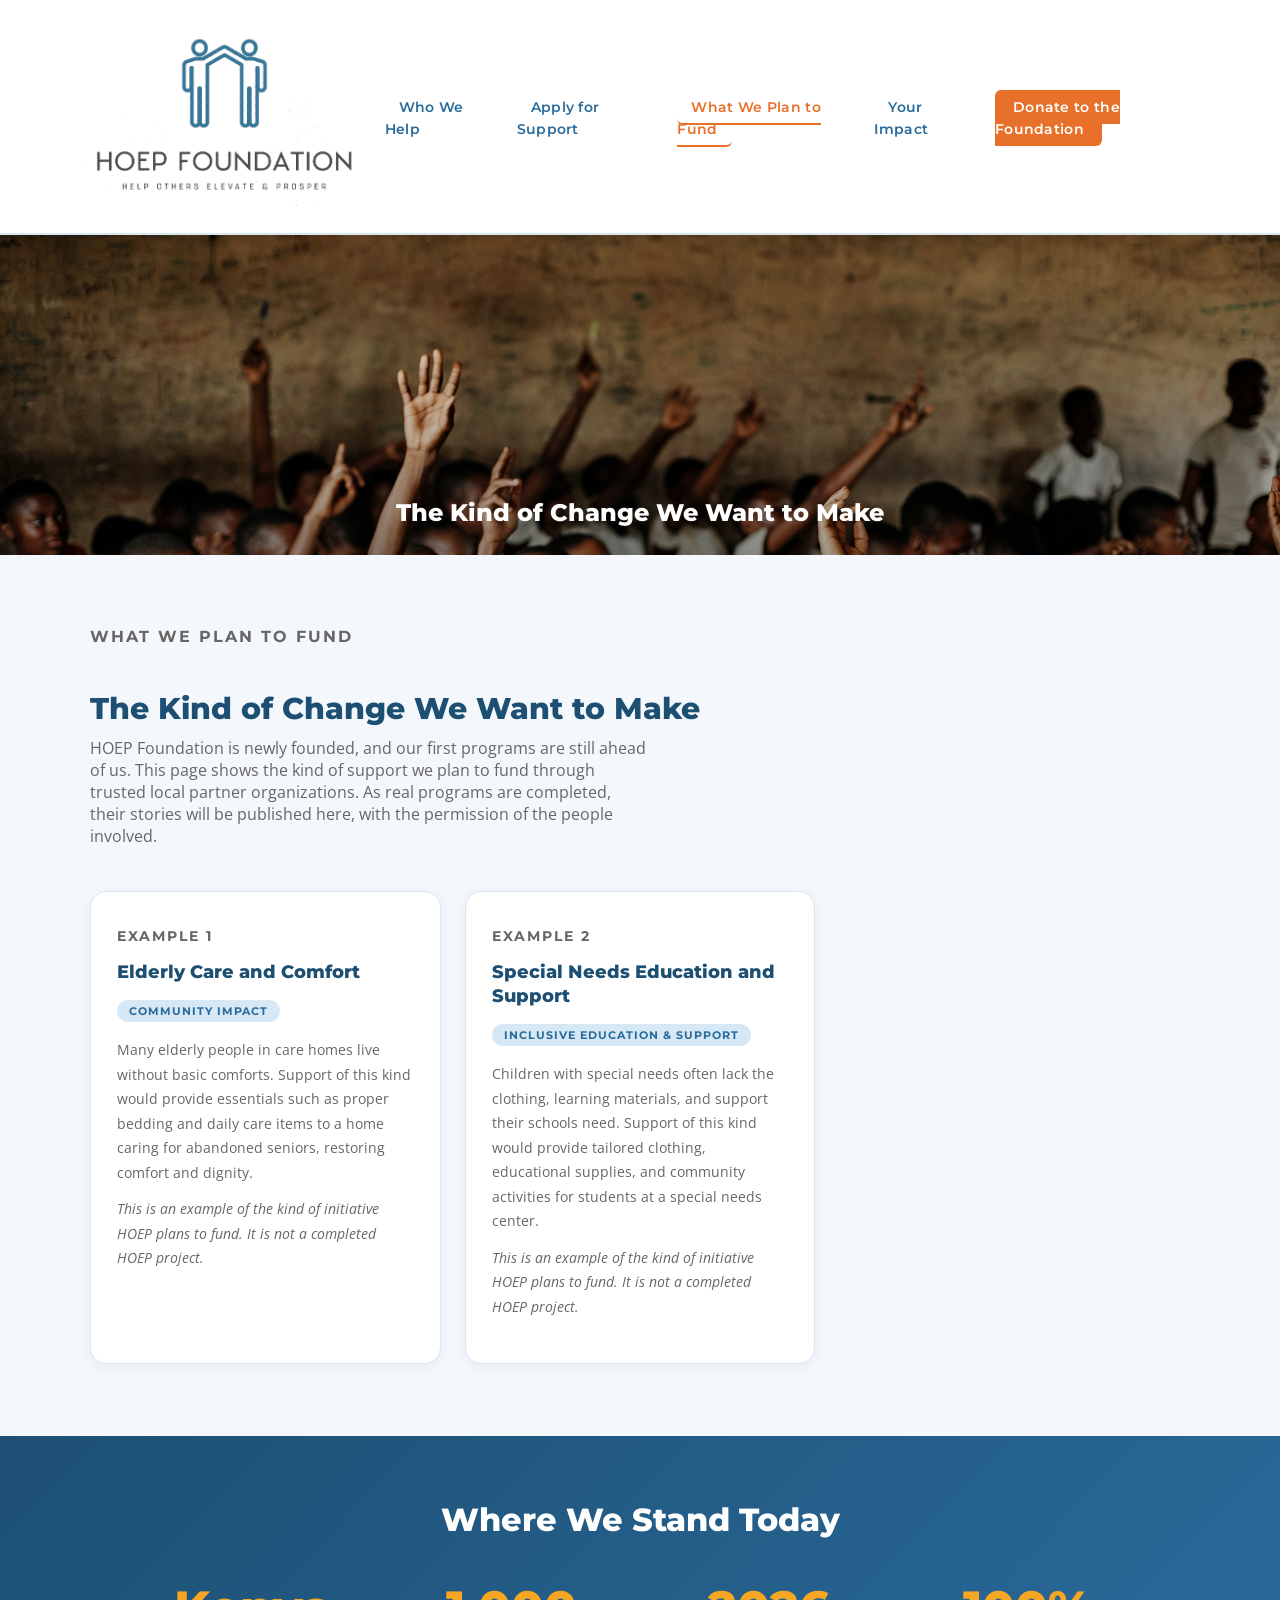
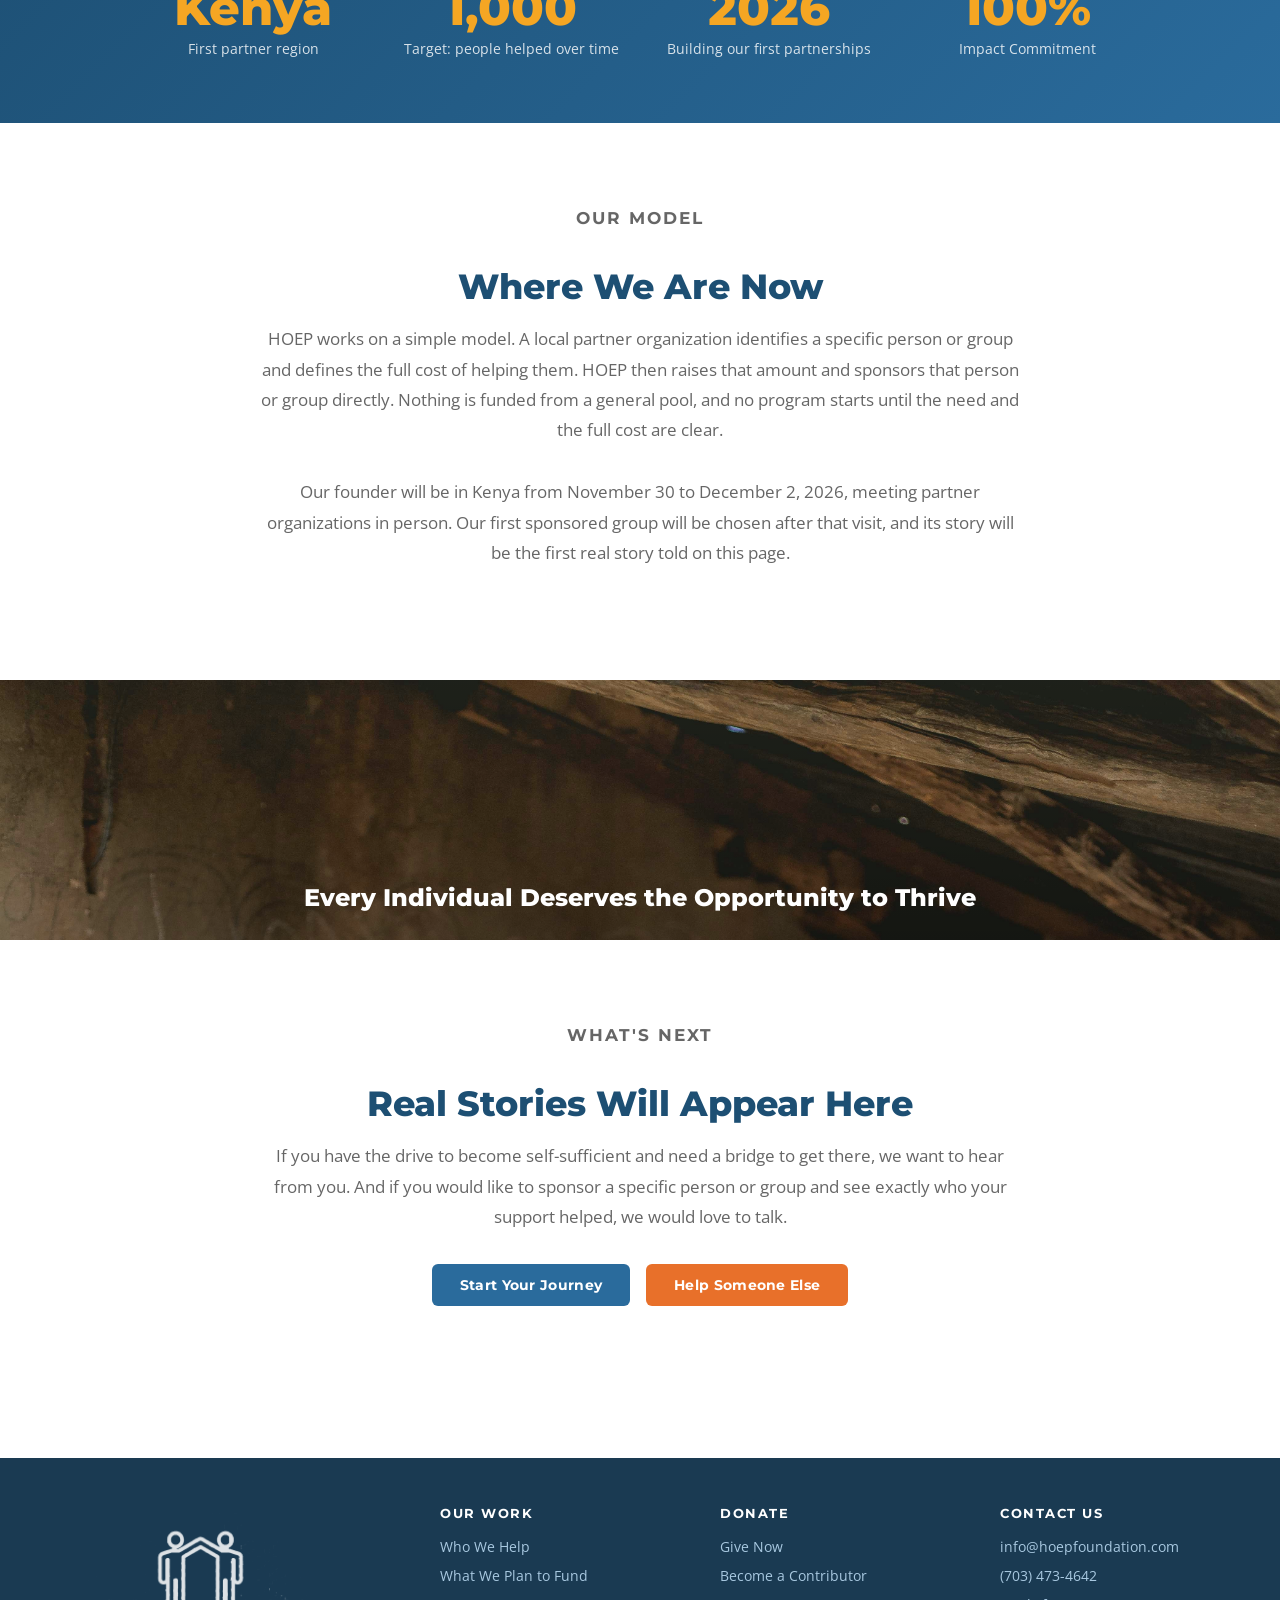
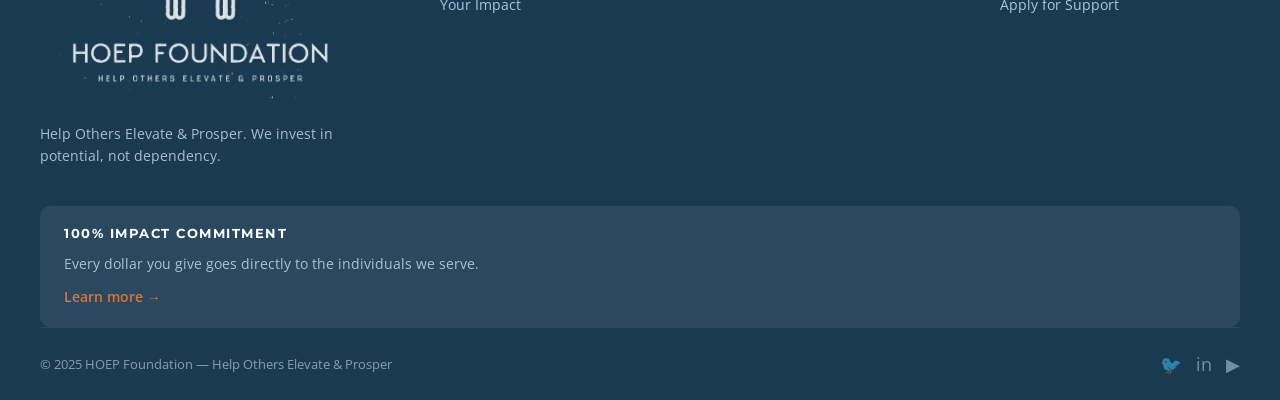
<file: success-stories.html>
<!DOCTYPE html>
<html lang="en">
<head>
<meta charset="UTF-8">
<meta name="viewport" content="width=device-width, initial-scale=1.0">
<title>What We Plan to Fund | HOEP Foundation</title>
<link rel="stylesheet" href="styles.css">
<style>
.profiles-section {
  padding: 72px 24px;
  background: var(--gray-light);
}

.profiles-inner {
  max-width: 1100px;
  margin: 0 auto;
}

.profiles-inner > p {
  color: var(--gray-mid);
  font-size: 1rem;
  margin-bottom: 44px;
  max-width: 560px;
}

.profiles-grid {
  display: grid;
  grid-template-columns: repeat(3, 1fr);
  gap: 24px;
}

.profile-card {
  background: var(--white);
  border-radius: 16px;
  border: 1.5px solid var(--blue-light);
  padding: 32px 26px;
  box-shadow: 0 4px 16px rgba(0,0,0,0.05);
  transition: transform 0.2s, box-shadow 0.2s;
}

.profile-card:hover {
  transform: translateY(-5px);
  box-shadow: 0 14px 36px rgba(42,107,156,0.12);
}

.profile-number {
  font-family: 'Montserrat', sans-serif;
  font-size: 0.7rem;
  font-weight: 700;
  text-transform: uppercase;
  letter-spacing: 2px;
  color: var(--orange);
  margin-bottom: 6px;
}

.profile-card h3 {
  font-family: 'Montserrat', sans-serif;
  font-size: 1.15rem;
  font-weight: 800;
  color: var(--blue-dark);
  margin-bottom: 14px;
  line-height: 1.3;
}

.profile-tag {
  display: inline-block;
  background: var(--blue-light);
  color: var(--blue);
  font-family: 'Montserrat', sans-serif;
  font-size: 0.7rem;
  font-weight: 700;
  text-transform: uppercase;
  letter-spacing: 1px;
  padding: 4px 12px;
  border-radius: 999px;
  margin-bottom: 16px;
}

.profile-card p {
  font-size: 0.9rem;
  line-height: 1.7;
  color: var(--gray-mid);
  margin-bottom: 12px;
}

.profile-quote {
  background: var(--gray-light);
  border-left: 3px solid var(--orange);
  border-radius: 0 8px 8px 0;
  padding: 14px 16px;
  margin-top: 16px;
  font-style: italic;
  font-size: 0.88rem;
  color: var(--gray-dark);
  line-height: 1.6;
}

.impact-band {
  background: linear-gradient(135deg, var(--blue-dark) 0%, var(--blue) 100%);
  color: white;
  padding: 64px 24px;
  text-align: center;
}

.impact-band-inner {
  max-width: 1000px;
  margin: 0 auto;
}

.impact-band h2 {
  font-family: 'Montserrat', sans-serif;
  font-size: 2rem;
  font-weight: 800;
  margin-bottom: 40px;
}

.impact-numbers {
  display: grid;
  grid-template-columns: repeat(4, 1fr);
  gap: 32px;
}

.impact-number-item .big-num {
  font-family: 'Montserrat', sans-serif;
  font-size: 3rem;
  font-weight: 800;
  color: #f5a623;
  display: block;
}

.impact-number-item span:last-child {
  font-size: 0.85rem;
  opacity: 0.82;
}

.your-story {
  padding: 80px 24px;
  background: var(--white);
  text-align: center;
}

.your-story-inner {
  max-width: 760px;
  margin: 0 auto;
}

.your-story h2 {
  font-family: 'Montserrat', sans-serif;
  font-size: 2.2rem;
  font-weight: 800;
  color: var(--blue-dark);
  margin-bottom: 16px;
}

.your-story p {
  font-size: 1.05rem;
  color: var(--gray-mid);
  line-height: 1.8;
  margin-bottom: 32px;
}

.story-buttons {
  display: flex;
  gap: 16px;
  justify-content: center;
  flex-wrap: wrap;
}

.image-banner {
  height: 320px;
  overflow: hidden;
  position: relative;
}

.image-banner::after {
  content: '';
  position: absolute;
  inset: 0;
  background: linear-gradient(to bottom, rgba(0,0,0,0.05), rgba(0,0,0,0.35));
}

.image-banner img {
  width: 100%;
  height: 100%;
  object-fit: cover;
  object-position: center top;
}

.image-banner-text {
  position: absolute;
  bottom: 28px;
  left: 50%;
  transform: translateX(-50%);
  z-index: 2;
  color: white;
  text-align: center;
  white-space: nowrap;
}

.image-banner-text h3 {
  font-family: 'Montserrat', sans-serif;
  font-size: 1.5rem;
  font-weight: 800;
}

@media (max-width: 768px) {
  .profiles-grid { grid-template-columns: 1fr; }
  .impact-numbers { grid-template-columns: repeat(2, 1fr); }
}
</style>
</head>
<body>

<nav>
  <div class="nav-inner">
    <a class="nav-logo" href="index.html">
      <img src="logo.png" alt="HOEP Foundation">
    </a>
    <ul class="nav-links">
      <li><a href="who-we-help.html">Who We Help</a></li>
      <li><a href="apply.html">Apply for Support</a></li>
      <li><a href="success-stories.html" class="active">What We Plan to Fund</a></li>
      <li><a href="index.html">Your Impact</a></li>
      <li><a href="donate.html" class="btn-donate">Donate to the Foundation</a></li>
    </ul>
  </div>
</nav>

<div class="image-banner">
  <img src="education.jpg" alt="Students learning together">
  <div class="image-banner-text">
    <h3>The Kind of Change We Want to Make</h3>
  </div>
</div>

<section class="profiles-section">
  <div class="profiles-inner">
    <p class="section-label">What We Plan to Fund</p>
    <h2 class="section-title">The Kind of Change We Want to Make</h2>
    <p>HOEP Foundation is newly founded, and our first programs are still ahead of us. This page shows the kind of support we plan to fund through trusted local partner organizations. As real programs are completed, their stories will be published here, with the permission of the people involved.</p>
    <div class="profiles-grid">
      <div class="profile-card">
        <p class="profile-number">Example 1</p>
        <h3>Elderly Care and Comfort</h3>
        <span class="profile-tag">Community Impact</span>
        <p>Many elderly people in care homes live without basic comforts. Support of this kind would provide essentials such as proper bedding and daily care items to a home caring for abandoned seniors, restoring comfort and dignity.</p>
        <p><em>This is an example of the kind of initiative HOEP plans to fund. It is not a completed HOEP project.</em></p>
      </div>
      <div class="profile-card">
        <p class="profile-number">Example 2</p>
        <h3>Special Needs Education and Support</h3>
        <span class="profile-tag">Inclusive Education &amp; Support</span>
        <p>Children with special needs often lack the clothing, learning materials, and support their schools need. Support of this kind would provide tailored clothing, educational supplies, and community activities for students at a special needs center.</p>
        <p><em>This is an example of the kind of initiative HOEP plans to fund. It is not a completed HOEP project.</em></p>
      </div>
    </div>
  </div>
</section>

<section class="impact-band">
  <div class="impact-band-inner">
    <h2>Where We Stand Today</h2>
    <div class="impact-numbers">
      <div class="impact-number-item">
        <span class="big-num">Kenya</span>
        <span>First partner region</span>
      </div>
      <div class="impact-number-item">
        <span class="big-num">1,000</span>
        <span>Target: people helped over time</span>
      </div>
      <div class="impact-number-item">
        <span class="big-num">2026</span>
        <span>Building our first partnerships</span>
      </div>
      <div class="impact-number-item">
        <span class="big-num">100%</span>
        <span>Impact Commitment</span>
      </div>
    </div>
  </div>
</section>

<section class="your-story">
  <div class="your-story-inner">
    <p class="section-label">Our Model</p>
    <h2>Where We Are Now</h2>
    <p>HOEP works on a simple model. A local partner organization identifies a specific person or group and defines the full cost of helping them. HOEP then raises that amount and sponsors that person or group directly. Nothing is funded from a general pool, and no program starts until the need and the full cost are clear.</p>
    <p>Our founder will be in Kenya from November 30 to December 2, 2026, meeting partner organizations in person. Our first sponsored group will be chosen after that visit, and its story will be the first real story told on this page.</p>
  </div>
</section>

<div class="image-banner" style="height:260px;">
  <img src="children.jpg" alt="Children full of potential">
  <div class="image-banner-text">
    <h3>Every Individual Deserves the Opportunity to Thrive</h3>
  </div>
</div>

<section class="your-story">
  <div class="your-story-inner">
    <p class="section-label">What's Next</p>
    <h2>Real Stories Will Appear Here</h2>
    <p>If you have the drive to become self-sufficient and need a bridge to get there, we want to hear from you. And if you would like to sponsor a specific person or group and see exactly who your support helped, we would love to talk.</p>
    <div class="story-buttons">
      <a href="apply.html" class="btn btn-primary">Start Your Journey</a>
      <a href="donate.html" class="btn btn-secondary">Help Someone Else</a>
    </div>
  </div>
</section>

<footer>
  <div class="footer-inner">
    <div class="footer-grid">
      <div class="footer-brand">
        <img src="logo.png" alt="HOEP Foundation">
        <p>Help Others Elevate & Prosper. We invest in potential, not dependency.</p>
      </div>
      <div class="footer-col">
        <h4>Our Work</h4>
        <a href="who-we-help.html">Who We Help</a>
        <a href="success-stories.html">What We Plan to Fund</a>
        <a href="index.html">Your Impact</a>
      </div>
      <div class="footer-col">
        <h4>Donate</h4>
        <a href="donate.html">Give Now</a>
        <a href="donate.html">Become a Contributor</a>
      </div>
      <div class="footer-col">
        <h4>Contact Us</h4>
        <a href="mailto:info@hoepfoundation.com">info@hoepfoundation.com</a>
        <a href="tel:+17034734642">(703) 473-4642</a>
        <a href="apply.html">Apply for Support</a>
      </div>
    </div>
    <div class="footer-impact">
      <h4>100% Impact Commitment</h4>
      <p>Every dollar you give goes directly to the individuals we serve.</p>
      <a href="who-we-help.html">Learn more →</a>
    </div>
    <div class="footer-bottom">
      <span>© 2025 HOEP Foundation — Help Others Elevate & Prosper</span>
      <div class="footer-social">
        <a href="#">&#x1F426;</a>
        <a href="#">in</a>
        <a href="#">&#9654;</a>
      </div>
    </div>
  </div>
</footer>

</body>
</html>
</file>
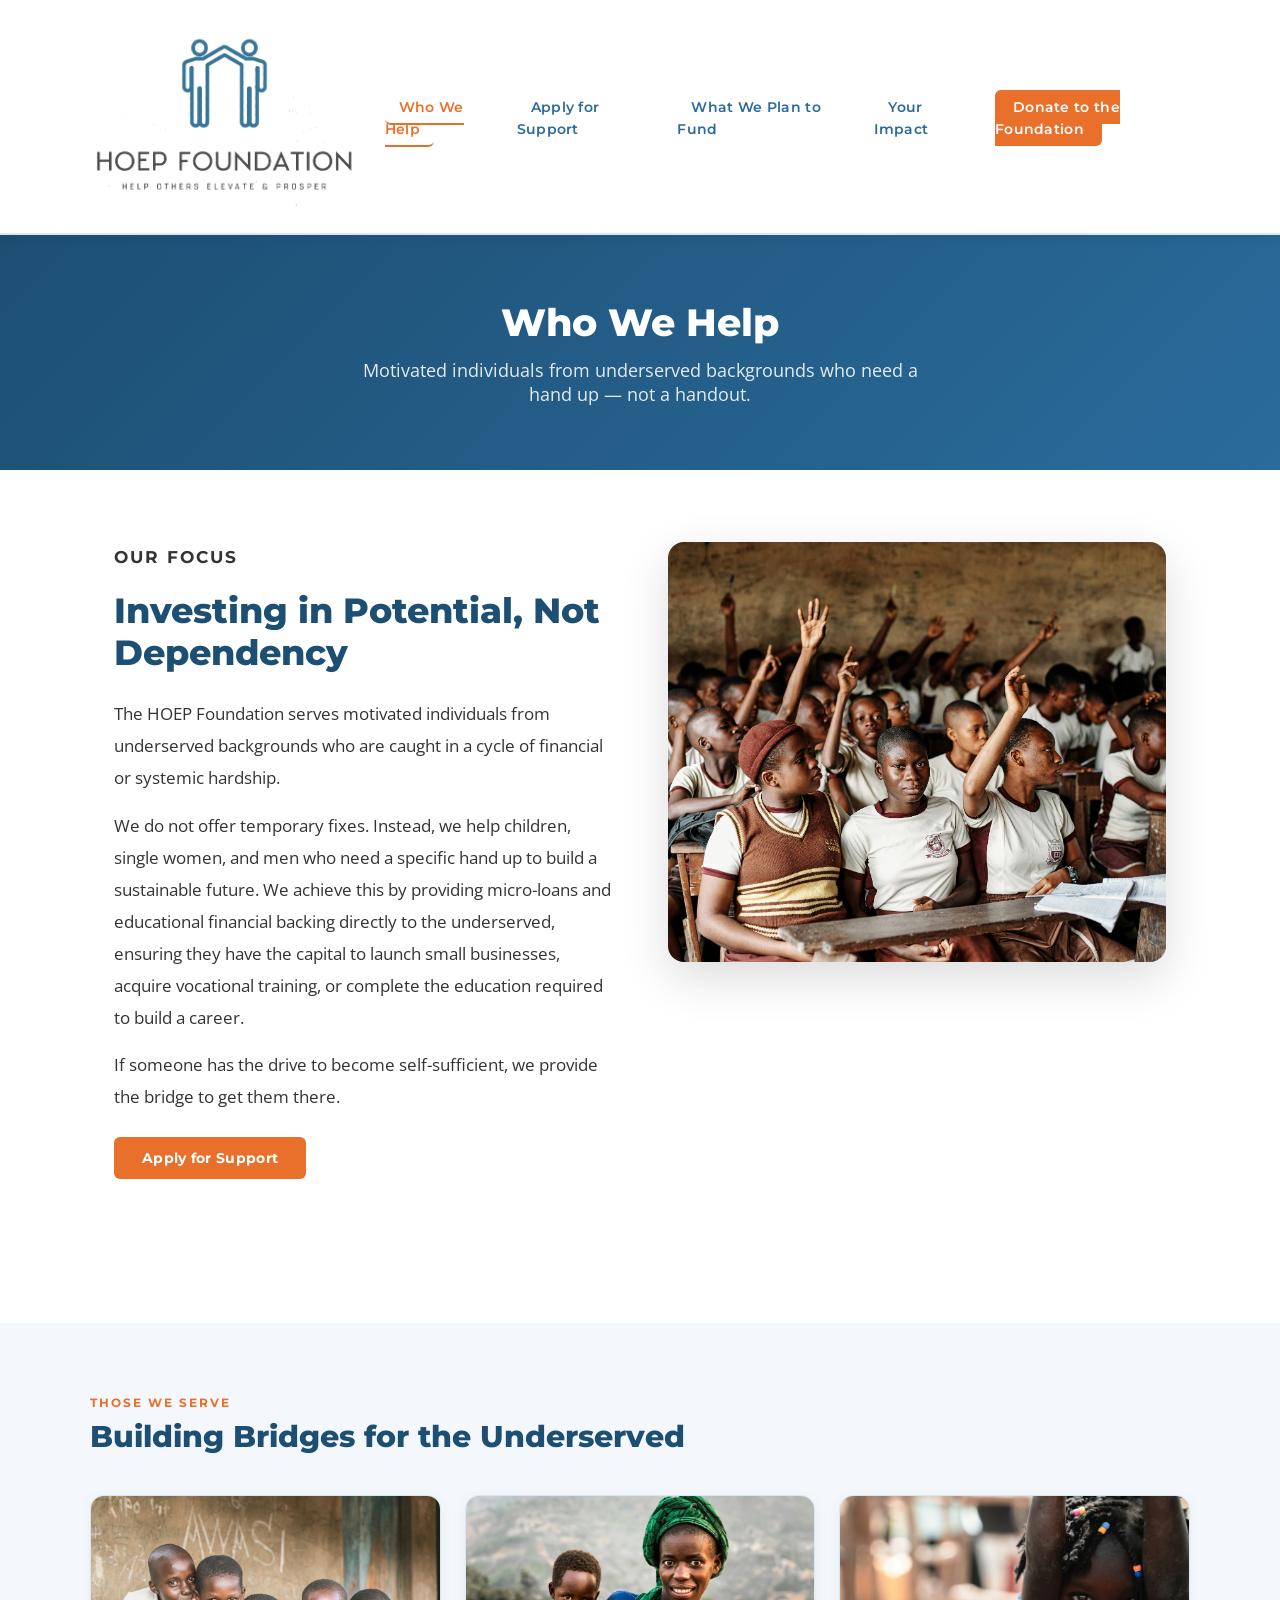
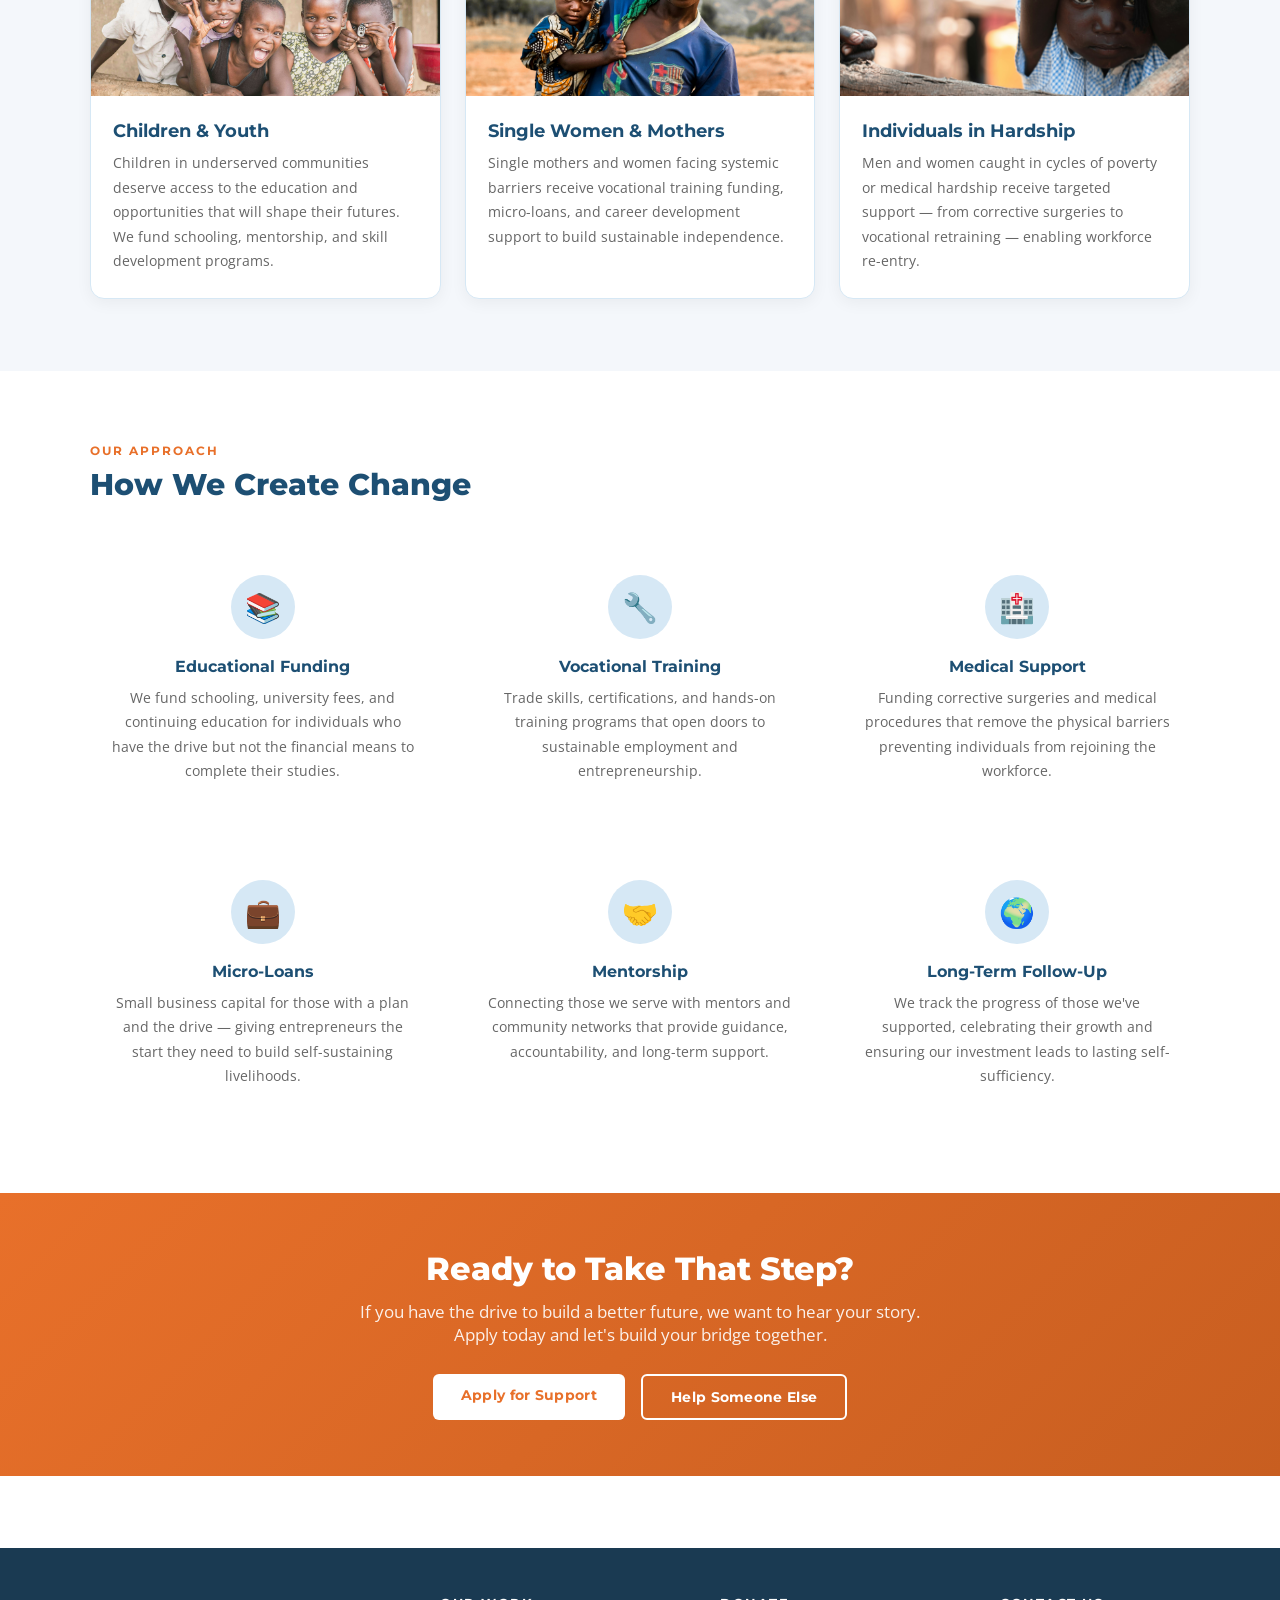
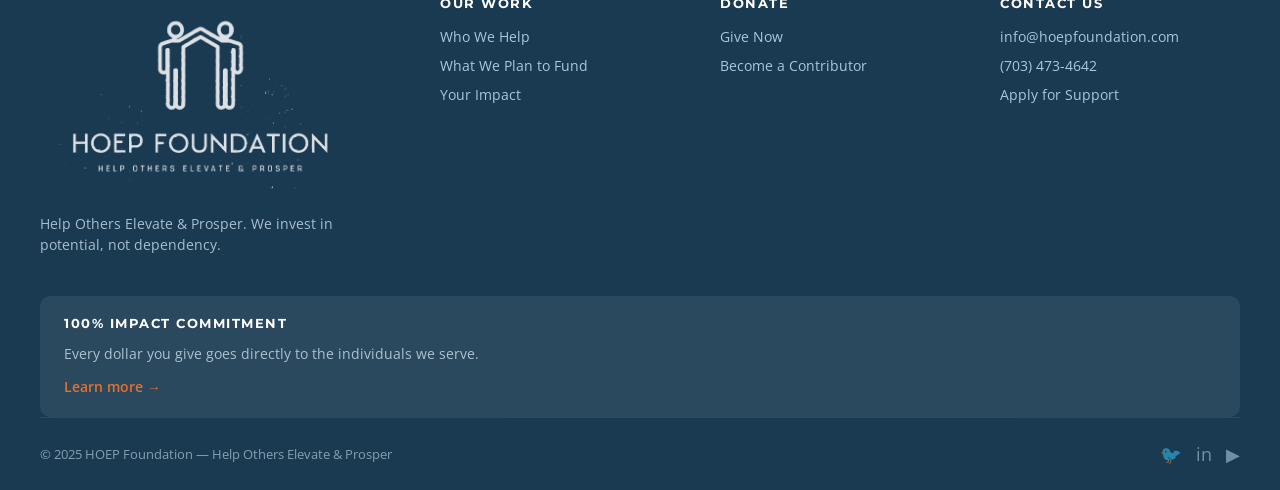
<file: who-we-help.html>
<!DOCTYPE html>
<html lang="en">
<head>
<meta charset="UTF-8">
<meta name="viewport" content="width=device-width, initial-scale=1.0">
<title>Who We Help — HOEP Foundation</title>
<link rel="stylesheet" href="styles.css">
<style>
.who-content {
  max-width: 1100px;
  margin: 0 auto;
  padding: 72px 24px;
}

.who-lead {
  display: grid;
  grid-template-columns: 1fr 1fr;
  gap: 56px;
  align-items: start;
  margin-bottom: 72px;
}

.who-lead-text h2 {
  font-family: 'Montserrat', sans-serif;
  font-size: 2.2rem;
  font-weight: 800;
  color: var(--blue-dark);
  margin-bottom: 24px;
  line-height: 1.2;
}

.who-lead-text p {
  font-size: 1.05rem;
  line-height: 1.9;
  color: var(--gray-dark);
  margin-bottom: 16px;
}

.who-lead-image {
  border-radius: 16px;
  overflow: hidden;
  height: 420px;
  box-shadow: 0 16px 48px rgba(0,0,0,0.14);
}

.who-lead-image img {
  width: 100%;
  height: 100%;
  object-fit: cover;
}

.serve-section {
  background: var(--gray-light);
  padding: 72px 24px;
}

.serve-inner {
  max-width: 1100px;
  margin: 0 auto;
}

.serve-grid {
  display: grid;
  grid-template-columns: repeat(3, 1fr);
  gap: 24px;
  margin-top: 40px;
}

.serve-card {
  background: var(--white);
  border-radius: 14px;
  overflow: hidden;
  border: 1.5px solid var(--blue-light);
  box-shadow: 0 4px 16px rgba(0,0,0,0.05);
  transition: transform 0.2s, box-shadow 0.2s;
}

.serve-card:hover {
  transform: translateY(-5px);
  box-shadow: 0 14px 36px rgba(42,107,156,0.13);
}

.serve-card-img {
  height: 200px;
  overflow: hidden;
}

.serve-card-img img {
  width: 100%;
  height: 100%;
  object-fit: cover;
}

.serve-card-body {
  padding: 24px 22px;
}

.serve-card-body h3 {
  font-family: 'Montserrat', sans-serif;
  font-size: 1.1rem;
  font-weight: 700;
  color: var(--blue-dark);
  margin-bottom: 10px;
}

.serve-card-body p {
  font-size: 0.9rem;
  line-height: 1.7;
  color: var(--gray-mid);
}

.how-section {
  padding: 72px 24px;
  background: var(--white);
}

.how-inner {
  max-width: 1100px;
  margin: 0 auto;
}

.how-grid {
  display: grid;
  grid-template-columns: repeat(3, 1fr);
  gap: 32px;
  margin-top: 40px;
}

.how-item {
  text-align: center;
  padding: 32px 20px;
}

.how-icon {
  width: 64px;
  height: 64px;
  background: var(--blue-light);
  border-radius: 50%;
  display: flex;
  align-items: center;
  justify-content: center;
  margin: 0 auto 18px;
  font-size: 1.8rem;
}

.how-item h3 {
  font-family: 'Montserrat', sans-serif;
  font-size: 1rem;
  font-weight: 700;
  color: var(--blue-dark);
  margin-bottom: 10px;
}

.how-item p {
  font-size: 0.9rem;
  color: var(--gray-mid);
  line-height: 1.7;
}

.cta-band {
  background: linear-gradient(135deg, var(--orange) 0%, #c85e20 100%);
  color: white;
  padding: 56px 24px;
  text-align: center;
}

.cta-band h2 {
  font-family: 'Montserrat', sans-serif;
  font-size: 2rem;
  font-weight: 800;
  margin-bottom: 12px;
}

.cta-band p {
  font-size: 1.05rem;
  opacity: 0.9;
  margin-bottom: 28px;
  max-width: 560px;
  margin-left: auto;
  margin-right: auto;
}

.cta-buttons {
  display: flex;
  gap: 16px;
  justify-content: center;
  flex-wrap: wrap;
}

.btn-white {
  background: white;
  color: var(--orange);
  font-weight: 700;
}

.btn-white:hover { background: #f5e6da; }

@media (max-width: 768px) {
  .who-lead { grid-template-columns: 1fr; }
  .serve-grid { grid-template-columns: 1fr; }
  .how-grid { grid-template-columns: 1fr; }
}
</style>
</head>
<body>

<nav>
  <div class="nav-inner">
    <a class="nav-logo" href="index.html">
      <img src="logo.png" alt="HOEP Foundation">
    </a>
    <ul class="nav-links">
      <li><a href="who-we-help.html" class="active">Who We Help</a></li>
      <li><a href="apply.html">Apply for Support</a></li>
      <li><a href="success-stories.html">What We Plan to Fund</a></li>
      <li><a href="index.html">Your Impact</a></li>
      <li><a href="donate.html" class="btn-donate">Donate to the Foundation</a></li>
    </ul>
  </div>
</nav>

<div class="page-hero">
  <h1>Who We Help</h1>
  <p>Motivated individuals from underserved backgrounds who need a hand up — not a handout.</p>
</div>

<div class="who-content">
  <div class="who-lead">
    <div class="who-lead-text">
      <p class="section-label">Our Focus</p>
      <h2>Investing in Potential, Not Dependency</h2>
      <p>The HOEP Foundation serves motivated individuals from underserved backgrounds who are caught in a cycle of financial or systemic hardship.</p>
      <p>We do not offer temporary fixes. Instead, we help children, single women, and men who need a specific hand up to build a sustainable future. We achieve this by providing micro-loans and educational financial backing directly to the underserved, ensuring they have the capital to launch small businesses, acquire vocational training, or complete the education required to build a career.</p>
      <p>If someone has the drive to become self-sufficient, we provide the bridge to get them there.</p>
      <a href="apply.html" class="btn btn-secondary" style="margin-top:8px;">Apply for Support</a>
    </div>
    <div class="who-lead-image">
      <img src="education.jpg" alt="Students in classroom eager to learn">
    </div>
  </div>
</div>

<section class="serve-section">
  <div class="serve-inner">
    <p class="section-label">Those We Serve</p>
    <h2 class="section-title">Building Bridges for the Underserved</h2>
    <div class="serve-grid">
      <div class="serve-card">
        <div class="serve-card-img">
          <img src="children.jpg" alt="Children">
        </div>
        <div class="serve-card-body">
          <h3>Children &amp; Youth</h3>
          <p>Children in underserved communities deserve access to the education and opportunities that will shape their futures. We fund schooling, mentorship, and skill development programs.</p>
        </div>
      </div>
      <div class="serve-card">
        <div class="serve-card-img">
          <img src="women.jpg" alt="Woman with child">
        </div>
        <div class="serve-card-body">
          <h3>Single Women &amp; Mothers</h3>
          <p>Single mothers and women facing systemic barriers receive vocational training funding, micro-loans, and career development support to build sustainable independence.</p>
        </div>
      </div>
      <div class="serve-card">
        <div class="serve-card-img">
          <img src="child.jpg" alt="Child looking forward">
        </div>
        <div class="serve-card-body">
          <h3>Individuals in Hardship</h3>
          <p>Men and women caught in cycles of poverty or medical hardship receive targeted support — from corrective surgeries to vocational retraining — enabling workforce re-entry.</p>
        </div>
      </div>
    </div>
  </div>
</section>

<section class="how-section">
  <div class="how-inner">
    <p class="section-label">Our Approach</p>
    <h2 class="section-title">How We Create Change</h2>
    <div class="how-grid">
      <div class="how-item">
        <div class="how-icon">📚</div>
        <h3>Educational Funding</h3>
        <p>We fund schooling, university fees, and continuing education for individuals who have the drive but not the financial means to complete their studies.</p>
      </div>
      <div class="how-item">
        <div class="how-icon">🔧</div>
        <h3>Vocational Training</h3>
        <p>Trade skills, certifications, and hands-on training programs that open doors to sustainable employment and entrepreneurship.</p>
      </div>
      <div class="how-item">
        <div class="how-icon">🏥</div>
        <h3>Medical Support</h3>
        <p>Funding corrective surgeries and medical procedures that remove the physical barriers preventing individuals from rejoining the workforce.</p>
      </div>
      <div class="how-item">
        <div class="how-icon">💼</div>
        <h3>Micro-Loans</h3>
        <p>Small business capital for those with a plan and the drive — giving entrepreneurs the start they need to build self-sustaining livelihoods.</p>
      </div>
      <div class="how-item">
        <div class="how-icon">🤝</div>
        <h3>Mentorship</h3>
        <p>Connecting those we serve with mentors and community networks that provide guidance, accountability, and long-term support.</p>
      </div>
      <div class="how-item">
        <div class="how-icon">🌍</div>
        <h3>Long-Term Follow-Up</h3>
        <p>We track the progress of those we've supported, celebrating their growth and ensuring our investment leads to lasting self-sufficiency.</p>
      </div>
    </div>
  </div>
</section>

<section class="cta-band">
  <h2>Ready to Take That Step?</h2>
  <p>If you have the drive to build a better future, we want to hear your story. Apply today and let's build your bridge together.</p>
  <div class="cta-buttons">
    <a href="apply.html" class="btn btn-white">Apply for Support</a>
    <a href="donate.html" class="btn btn-outline" style="border-color:white;color:white;">Help Someone Else</a>
  </div>
</section>

<footer>
  <div class="footer-inner">
    <div class="footer-grid">
      <div class="footer-brand">
        <img src="logo.png" alt="HOEP Foundation">
        <p>Help Others Elevate & Prosper. We invest in potential, not dependency.</p>
      </div>
      <div class="footer-col">
        <h4>Our Work</h4>
        <a href="who-we-help.html">Who We Help</a>
        <a href="success-stories.html">What We Plan to Fund</a>
        <a href="index.html">Your Impact</a>
      </div>
      <div class="footer-col">
        <h4>Donate</h4>
        <a href="donate.html">Give Now</a>
        <a href="donate.html">Become a Contributor</a>
      </div>
      <div class="footer-col">
        <h4>Contact Us</h4>
        <a href="mailto:info@hoepfoundation.com">info@hoepfoundation.com</a>
        <a href="tel:+17034734642">(703) 473-4642</a>
        <a href="apply.html">Apply for Support</a>
      </div>
    </div>
    <div class="footer-impact">
      <h4>100% Impact Commitment</h4>
      <p>Every dollar you give goes directly to the individuals we serve.</p>
      <a href="who-we-help.html">Learn more →</a>
    </div>
    <div class="footer-bottom">
      <span>© 2025 HOEP Foundation — Help Others Elevate & Prosper</span>
      <div class="footer-social">
        <a href="#">&#x1F426;</a>
        <a href="#">in</a>
        <a href="#">&#9654;</a>
      </div>
    </div>
  </div>
</footer>

</body>
</html>
</file>
<file: styles.css>
/* ===== HOEP FOUNDATION GLOBAL STYLES ===== */
@import url('https://fonts.googleapis.com/css2?family=Montserrat:wght@400;500;600;700;800&family=Open+Sans:wght@400;500;600&display=swap');

:root {
  --blue: #2A6B9C;
  --blue-dark: #1d4f73;
  --blue-light: #d6e8f5;
  --orange: #E8702A;
  --orange-light: #f5e6da;
  --gray-dark: #333;
  --gray-mid: #666;
  --gray-light: #f4f7fb;
  --white: #ffffff;
}

* { box-sizing: border-box; margin: 0; padding: 0; }

body {
  font-family: 'Open Sans', sans-serif;
  color: var(--gray-dark);
  background: var(--white);
}

/* ===== NAVBAR ===== */
nav {
  background: var(--white);
  border-bottom: 2px solid var(--blue-light);
  position: sticky;
  top: 0;
  z-index: 100;
  box-shadow: 0 2px 12px rgba(0,0,0,0.07);
}

.nav-inner {
  max-width: 1200px;
  margin: 0 auto;
  display: flex;
  align-items: center;
  justify-content: space-between;
  padding: 14px 24px;
}

.nav-logo img {
  height: 200px;
  width: auto;
}

.nav-links {
  display: flex;
  align-items: center;
  gap: 8px;
  list-style: none;
}

.nav-links a {
  text-decoration: none;
  font-family: 'Montserrat', sans-serif;
  font-size: 0.85rem;
  font-weight: 600;
  color: var(--blue);
  padding: 8px 14px;
  border-radius: 6px;
  transition: all 0.2s;
  letter-spacing: 0.3px;
}

.nav-links a:hover {
  background: var(--blue-light);
  color: var(--blue-dark);
}

.nav-links a.active {
  color: var(--orange);
  border-bottom: 2px solid var(--orange);
}

.nav-links .btn-donate {
  background: var(--orange);
  color: var(--white) !important;
  border-radius: 6px;
  padding: 9px 18px;
  border-bottom: none !important;
}

.nav-links .btn-donate:hover {
  background: #c85e20;
}

/* ===== BUTTONS ===== */
.btn {
  display: inline-block;
  padding: 12px 28px;
  border-radius: 6px;
  font-family: 'Montserrat', sans-serif;
  font-size: 0.9rem;
  font-weight: 700;
  text-decoration: none;
  cursor: pointer;
  border: none;
  transition: all 0.2s;
  letter-spacing: 0.3px;
}

.btn-primary {
  background: var(--blue);
  color: var(--white);
}

.btn-primary:hover { background: var(--blue-dark); }

.btn-secondary {
  background: var(--orange);
  color: var(--white);
}

.btn-secondary:hover { background: #c85e20; }

.btn-outline {
  background: transparent;
  color: var(--blue);
  border: 2px solid var(--blue);
}

.btn-outline:hover {
  background: var(--blue);
  color: var(--white);
}

/* ===== FOOTER ===== */
footer {
  background: #1a3a52;
  color: #cce0ef;
  padding: 48px 24px 24px;
  margin-top: 72px;
}

.footer-inner {
  max-width: 1200px;
  margin: 0 auto;
}

.footer-grid {
  display: grid;
  grid-template-columns: 1.5fr 1fr 1fr 1fr;
  gap: 40px;
  margin-bottom: 40px;
}

.footer-brand img {
  height: 200px;
  margin-bottom: 12px;
  filter: brightness(0) invert(1);
  opacity: 0.85;
}

.footer-brand p {
  font-size: 0.85rem;
  line-height: 1.6;
  opacity: 0.8;
}

.footer-col h4 {
  font-family: 'Montserrat', sans-serif;
  font-size: 0.8rem;
  font-weight: 700;
  text-transform: uppercase;
  letter-spacing: 1.5px;
  color: var(--white);
  margin-bottom: 16px;
}

.footer-col a {
  display: block;
  color: #a8c8e0;
  text-decoration: none;
  font-size: 0.88rem;
  margin-bottom: 10px;
  transition: color 0.2s;
}

.footer-col a:hover { color: var(--white); }

.footer-impact {
  background: rgba(255,255,255,0.07);
  border-radius: 10px;
  padding: 20px 24px;
}

.footer-impact h4 {
  font-family: 'Montserrat', sans-serif;
  font-size: 0.8rem;
  font-weight: 700;
  text-transform: uppercase;
  letter-spacing: 1.5px;
  color: var(--white);
  margin-bottom: 12px;
}

.footer-impact p {
  font-size: 0.85rem;
  line-height: 1.6;
  opacity: 0.8;
  margin-bottom: 10px;
}

.footer-impact a {
  color: var(--orange);
  font-size: 0.85rem;
  text-decoration: none;
  font-weight: 600;
}

.footer-bottom {
  border-top: 1px solid rgba(255,255,255,0.12);
  padding-top: 24px;
  display: flex;
  justify-content: space-between;
  align-items: center;
  font-size: 0.82rem;
  opacity: 0.6;
}

.footer-social {
  display: flex;
  gap: 14px;
}

.footer-social a {
  color: #a8c8e0;
  font-size: 1.1rem;
  text-decoration: none;
  transition: color 0.2s;
}

.footer-social a:hover { color: var(--white); }

/* ===== PAGE HERO ===== */
.page-hero {
  background: linear-gradient(135deg, var(--blue-dark) 0%, var(--blue) 100%);
  color: var(--white);
  padding: 64px 24px;
  text-align: center;
}

.page-hero h1 {
  font-family: 'Montserrat', sans-serif;
  font-size: 2.4rem;
  font-weight: 800;
  margin-bottom: 12px;
}

.page-hero p {
  font-size: 1.1rem;
  opacity: 0.88;
  max-width: 600px;
  margin: 0 auto;
}

/* ===== SECTION TITLES ===== */
.section-title {
  font-family: 'Montserrat', sans-serif;
  font-size: 1.9rem;
  font-weight: 800;
  color: var(--blue-dark);
  margin-bottom: 10px;
}

.section-label {
  font-family: 'Montserrat', sans-serif;
  font-size: 0.75rem;
  font-weight: 700;
  text-transform: uppercase;
  letter-spacing: 2px;
  color: var(--orange);
  margin-bottom: 8px;
}

/* Mobile responsive nav */
@media (max-width: 768px) {
  .nav-links { display: none; }
  .footer-grid { grid-template-columns: 1fr 1fr; }
  .page-hero h1 { font-size: 1.7rem; }
}
/* Custom layout adjustment to center the two success cards */
.success-cards {
    display: grid !important;
    grid-template-columns: repeat(2, 1fr) !important;
    gap: 30px;
    max-width: 900px;
    margin-left: auto;
    margin-right: auto;
    margin-bottom: 40px;
}
</file>
